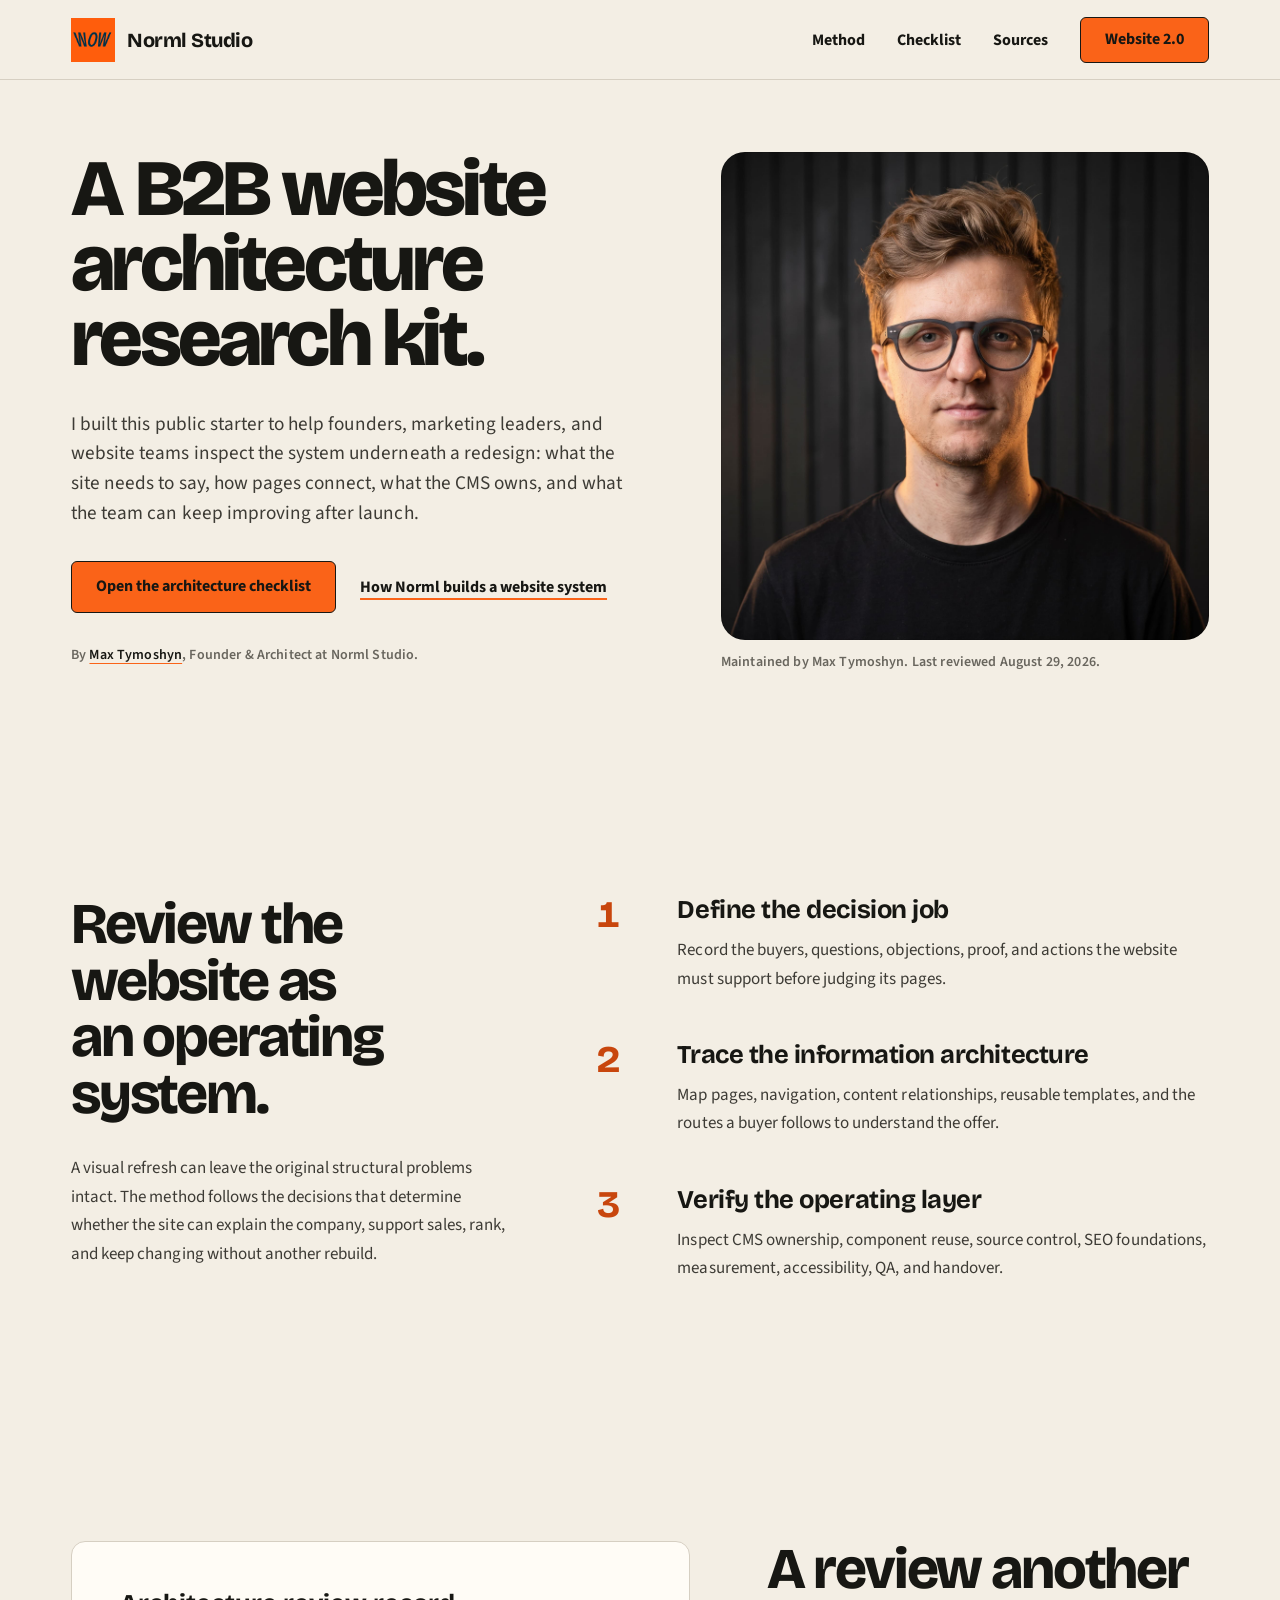
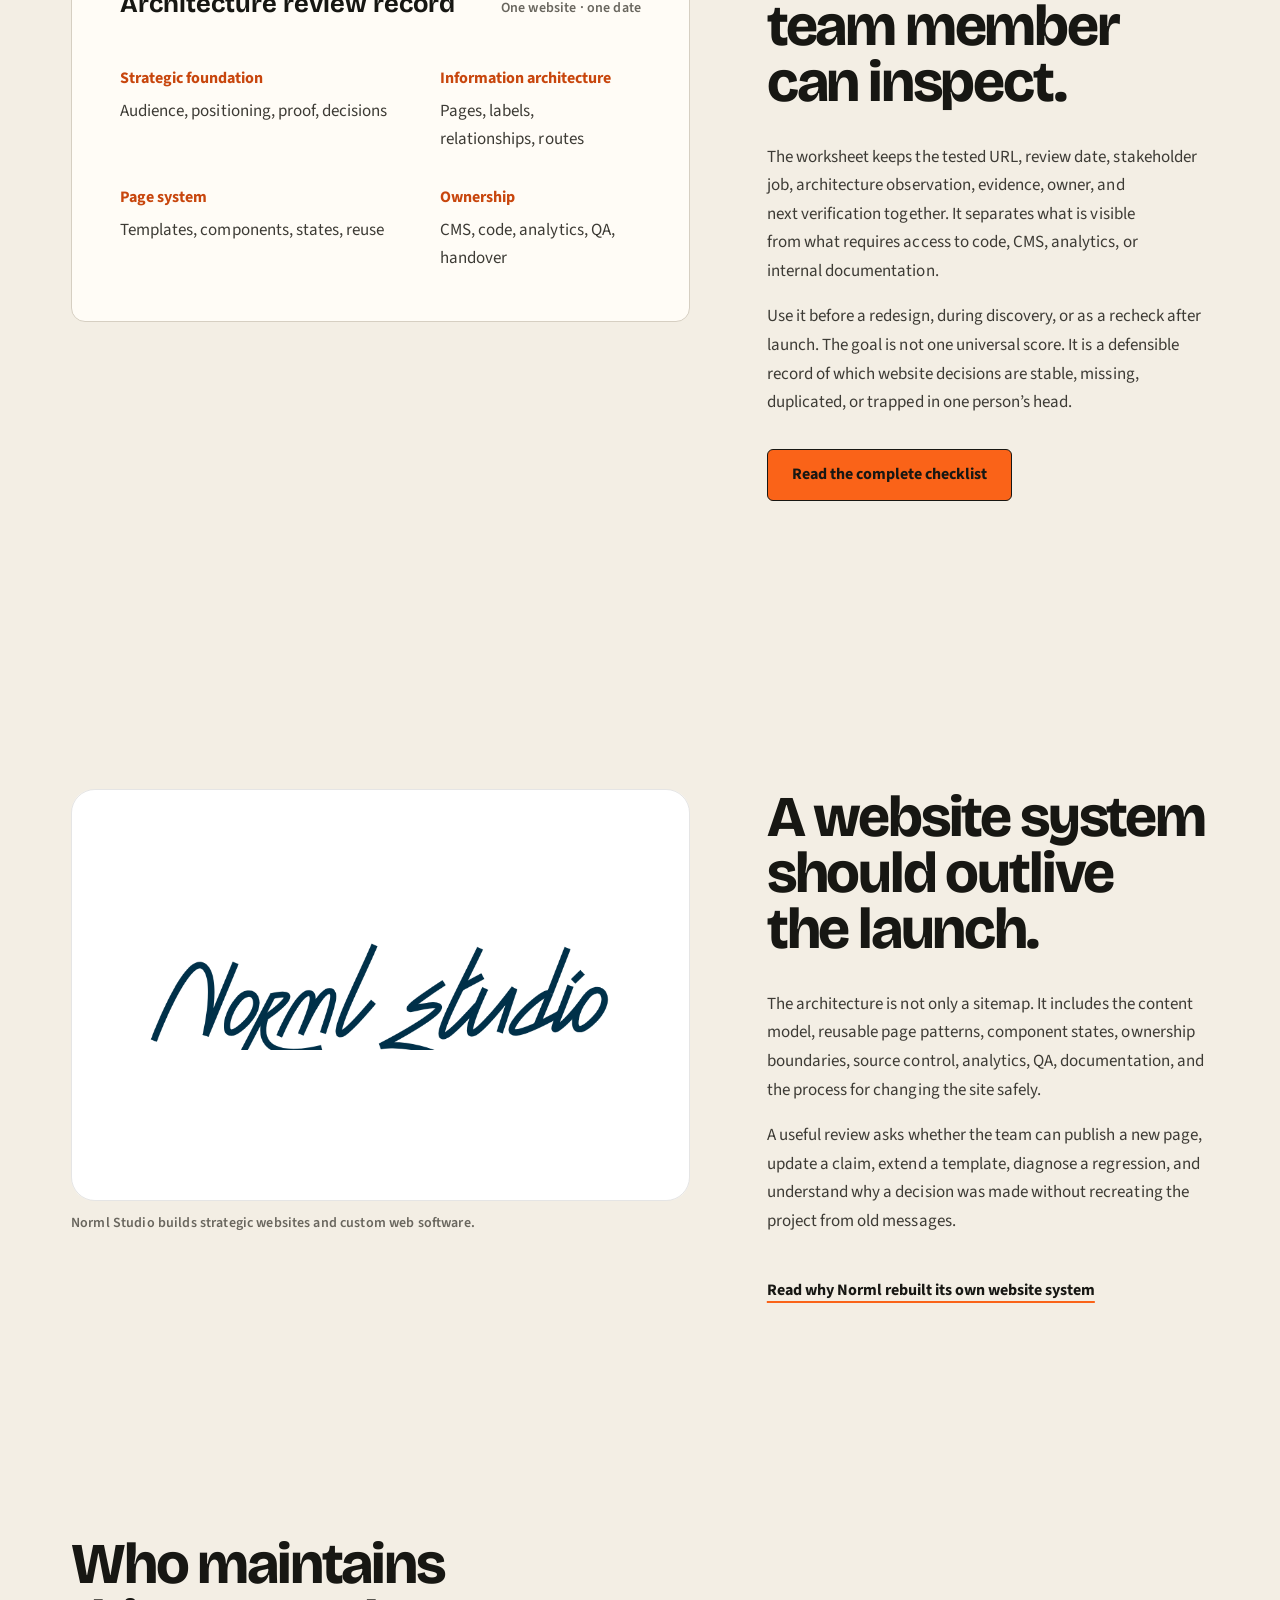
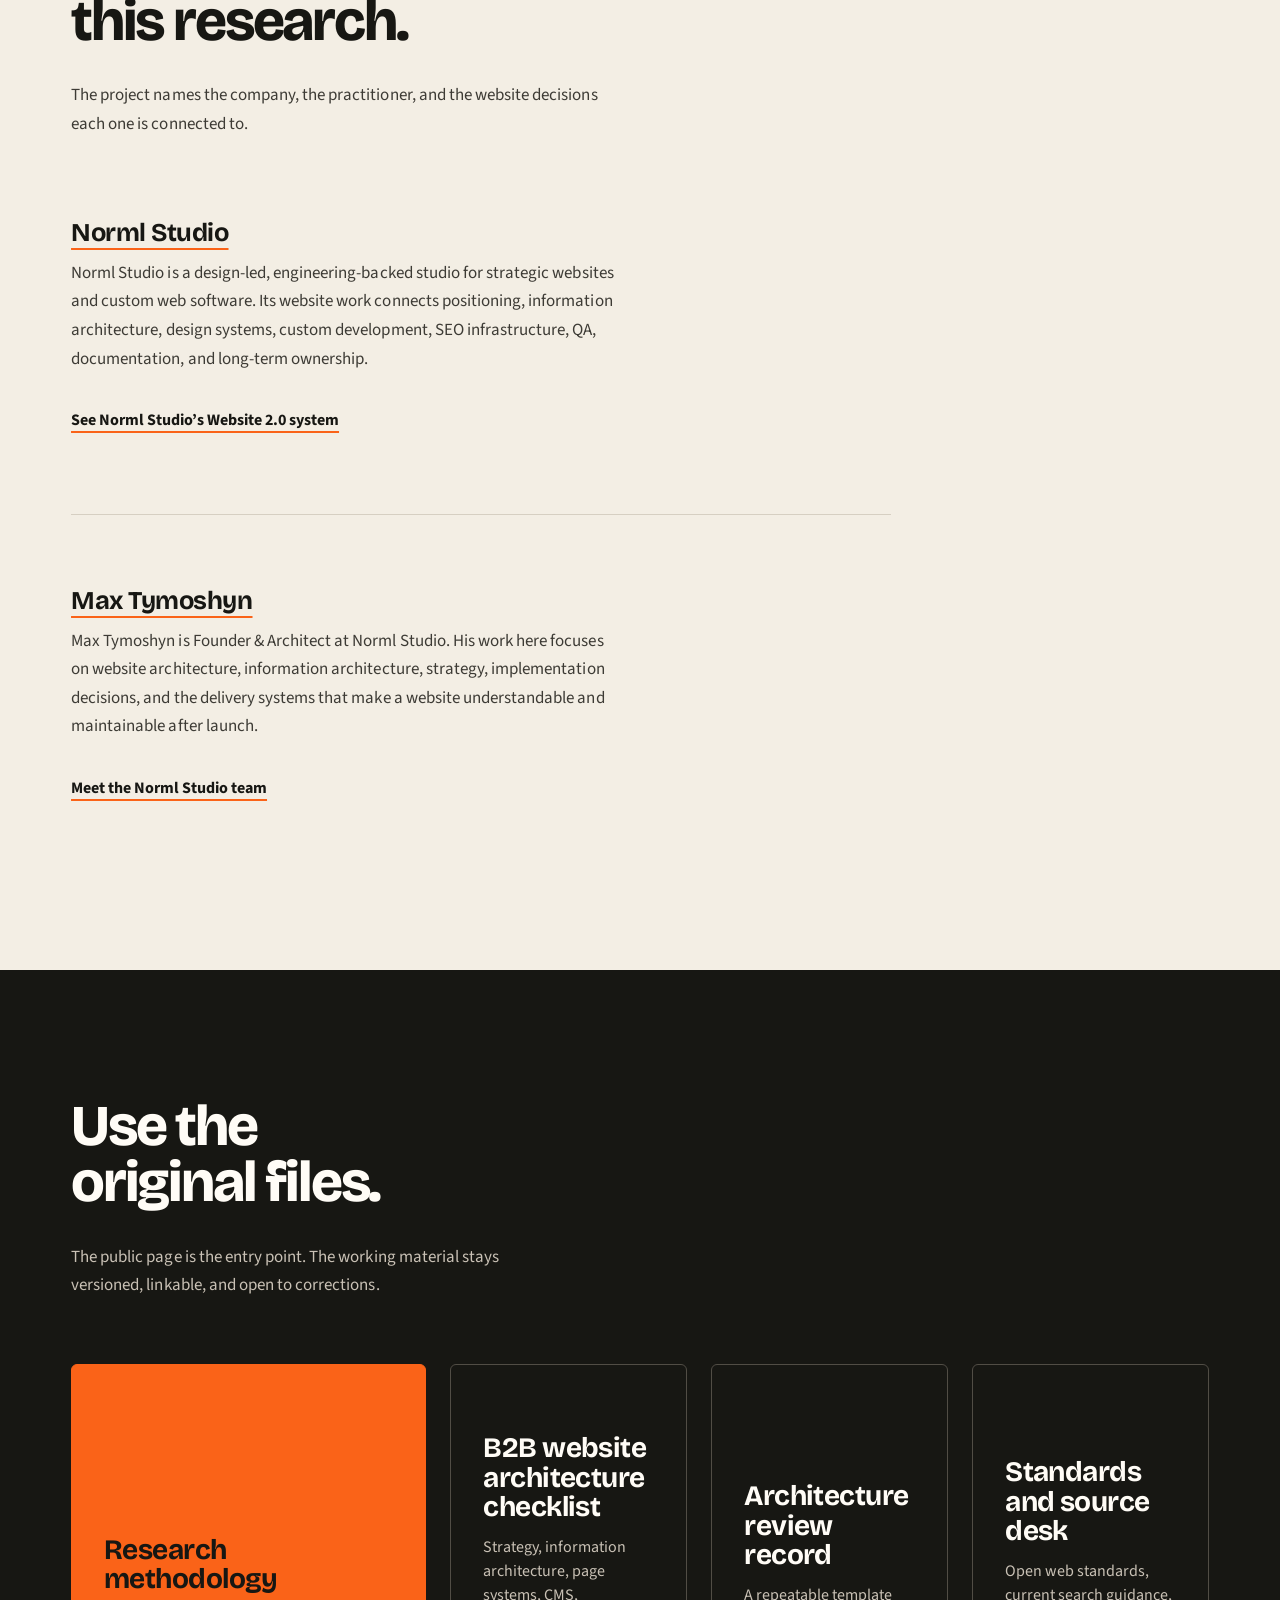
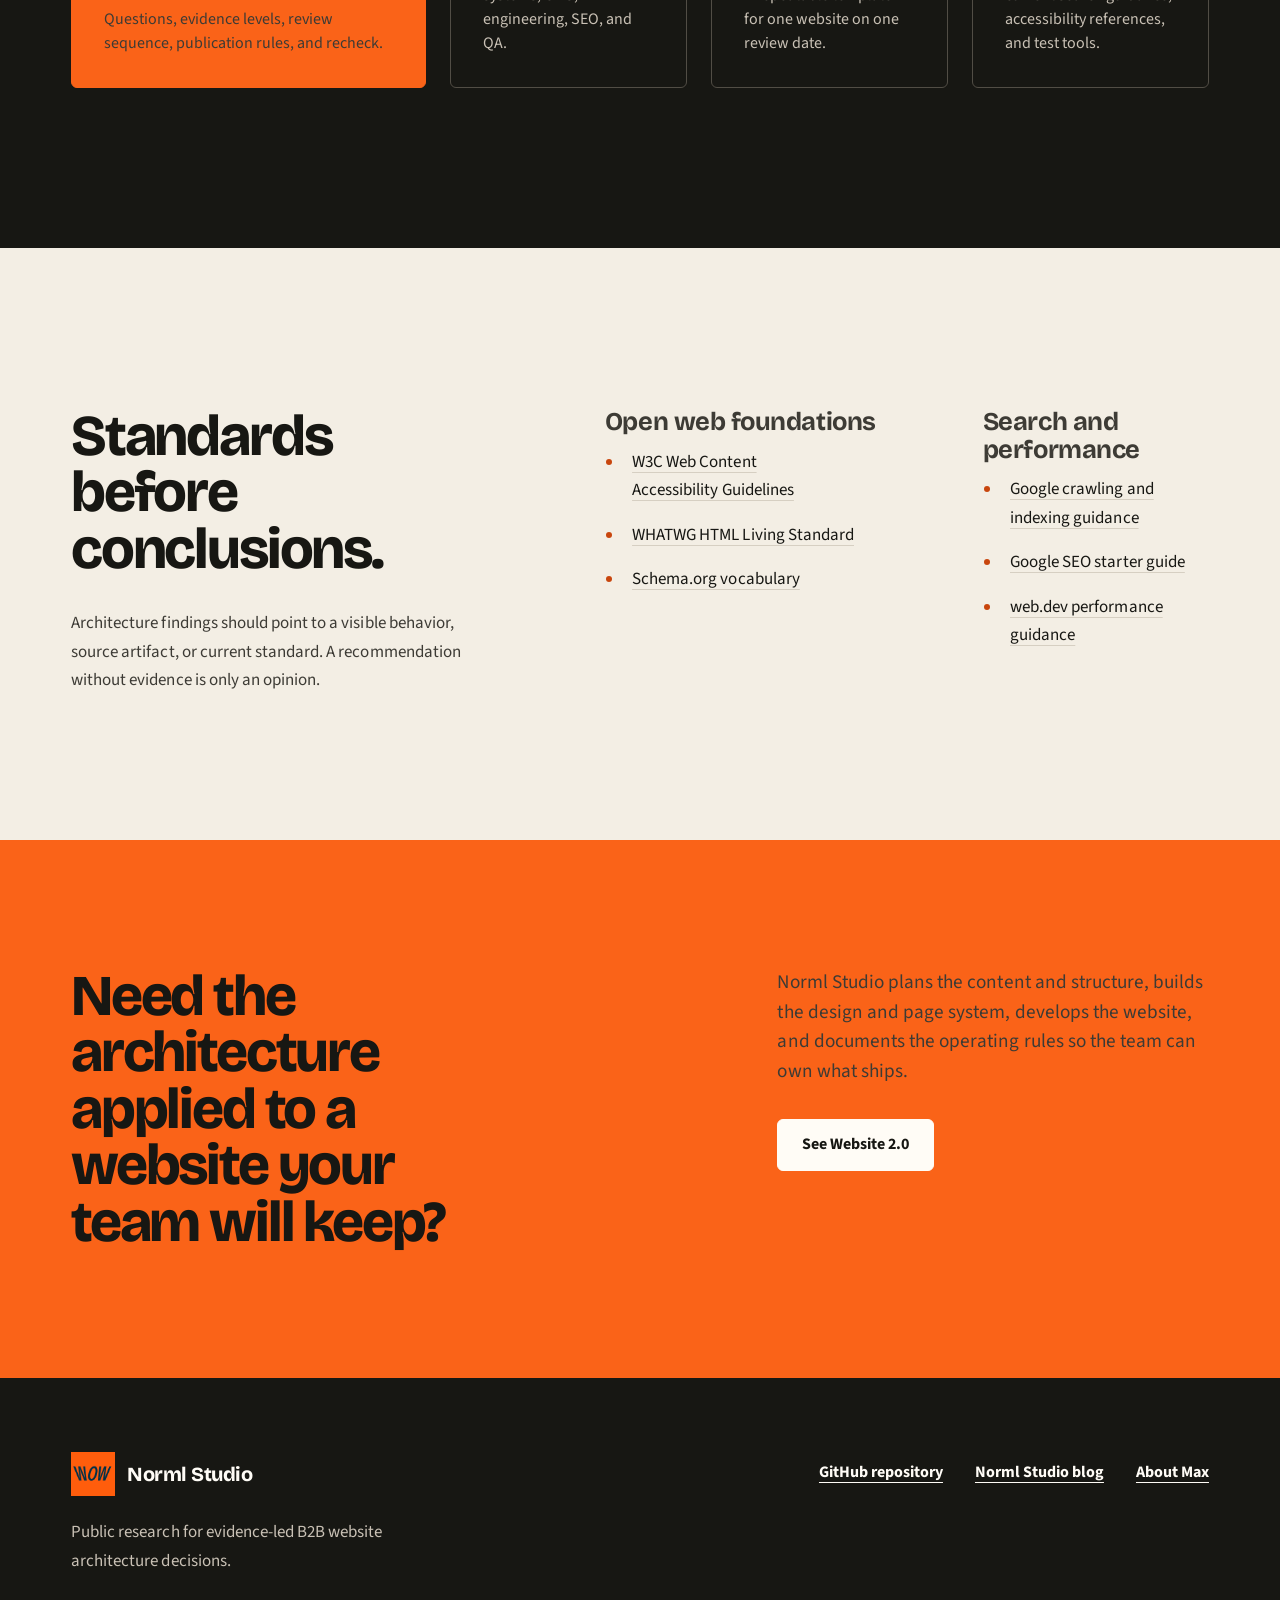
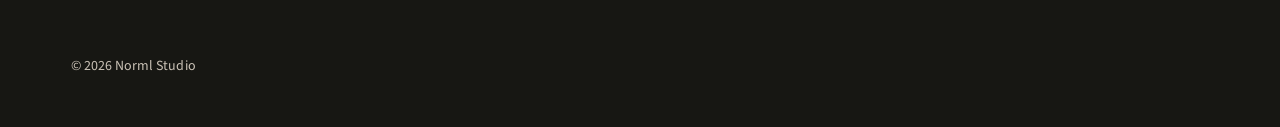
<file: index.html>
<!doctype html>
<html lang="en-US">
<head>
  <meta charset="utf-8">
  <meta name="viewport" content="width=device-width, initial-scale=1">
  <title>B2B Website Architecture Research Kit | Norml Studio</title>
  <meta name="description" content="A public Norml Studio research kit for reviewing B2B website architecture, information structure, page systems, CMS ownership, SEO foundations, and QA.">
  <meta name="robots" content="index,follow,max-image-preview:large">
  <link rel="canonical" href="https://normlstudio.github.io/b2b-website-architecture-research/">
  <link rel="icon" type="image/png" href="assets/norml-icon.png">
  <meta property="og:type" content="website">
  <meta property="og:site_name" content="Norml Studio Research">
  <meta property="og:title" content="B2B Website Architecture Research Kit">
  <meta property="og:description" content="A public method, architecture checklist, review record, and source desk for evidence-led B2B website decisions.">
  <meta property="og:url" content="https://normlstudio.github.io/b2b-website-architecture-research/">
  <meta property="og:image" content="https://normlstudio.github.io/b2b-website-architecture-research/assets/norml-studio-social-card.png">
  <meta name="twitter:card" content="summary_large_image">
  <meta name="twitter:title" content="B2B Website Architecture Research Kit">
  <meta name="twitter:description" content="A public method, architecture checklist, review record, and source desk from Norml Studio.">
  <meta name="twitter:image" content="https://normlstudio.github.io/b2b-website-architecture-research/assets/norml-studio-social-card.png">
  <link rel="preconnect" href="https://fonts.googleapis.com">
  <link rel="preconnect" href="https://fonts.gstatic.com" crossorigin>
  <link href="https://fonts.googleapis.com/css2?family=Bricolage+Grotesque:opsz,wght@12..96,600..800&amp;family=Source+Sans+3:wght@400;600;700&amp;display=swap" rel="stylesheet">
  <link rel="stylesheet" href="assets/styles.css">
  <script type="application/ld+json">
  {
    "@context": "https://schema.org",
    "@graph": [
      {
        "@type": "Organization",
        "@id": "https://norml.studio/#organization",
        "name": "Norml Studio",
        "url": "https://norml.studio/",
        "logo": "https://normlstudio.github.io/b2b-website-architecture-research/assets/norml-logo.svg",
        "description": "A design-led, engineering-backed studio for strategic websites and custom web software.",
        "knowsAbout": ["B2B website systems", "Website information architecture", "Custom web design and development", "Structured content management systems", "SEO infrastructure", "Website quality assurance"]
      },
      {
        "@type": "Person",
        "@id": "https://norml.studio/team#max-tymoshyn",
        "name": "Max Tymoshyn",
        "url": "https://norml.studio/team",
        "jobTitle": "Founder & Architect at Norml Studio",
        "worksFor": {"@id": "https://norml.studio/#organization"},
        "knowsAbout": ["Information architecture", "Website architecture", "Website strategy", "Web development practice", "Website delivery systems"]
      },
      {
        "@type": "WebPage",
        "@id": "https://normlstudio.github.io/b2b-website-architecture-research/#webpage",
        "url": "https://normlstudio.github.io/b2b-website-architecture-research/",
        "name": "B2B Website Architecture Research Kit",
        "description": "A public research kit for reviewing B2B website architecture, content structure, reusable page systems, CMS ownership, SEO foundations, and QA.",
        "inLanguage": "en-US",
        "dateModified": "2026-08-29",
        "author": {"@id": "https://norml.studio/team#max-tymoshyn"},
        "publisher": {"@id": "https://norml.studio/#organization"},
        "about": [
          {"@type": "Thing", "name": "B2B website architecture"},
          {"@type": "Thing", "name": "Information architecture"},
          {"@type": "Thing", "name": "Web design systems"},
          {"@type": "Thing", "name": "Content management systems"},
          {"@type": "Thing", "name": "Technical SEO"},
          {"@type": "Thing", "name": "Website quality assurance"}
        ]
      }
    ]
  }
  </script>
</head>
<body>
  <a class="skip-link" href="#main">Skip to the research kit</a>

  <header class="site-header">
    <div class="wrap site-header__inner">
      <a class="logo" href="https://norml.studio/" aria-label="Norml Studio home">
        <img src="assets/norml-icon.png" width="32" height="32" alt="">
        <span>Norml Studio</span>
      </a>
      <nav class="desktop-nav links" aria-label="Research navigation">
        <a href="https://github.com/normlstudio/b2b-website-architecture-research/blob/main/methodology.md">Method</a>
        <a href="https://github.com/normlstudio/b2b-website-architecture-research/blob/main/checklists/b2b-website-architecture-review.md">Checklist</a>
        <a href="https://github.com/normlstudio/b2b-website-architecture-research/blob/main/sources.md">Sources</a>
      </nav>
      <a class="button button--small site-header__cta" href="https://norml.studio/website-2-0">Website 2.0</a>
      <button class="hamburger" type="button" aria-expanded="false" aria-controls="mobile-panel" aria-label="Open navigation">
        <svg class="heroicons" aria-hidden="true" viewBox="0 0 24 24" fill="none" stroke="currentColor" stroke-width="1.8" stroke-linecap="round"><path d="M4 7h16M4 12h16M4 17h16"></path></svg>
      </button>
    </div>
  </header>

  <div class="mobile-panel__scrim" data-nav-close hidden></div>
  <aside class="mobile-panel" id="mobile-panel" aria-hidden="true" aria-label="Mobile navigation">
    <div class="mobile-panel__top">
      <a class="logo" href="https://norml.studio/" tabindex="-1">
        <img src="assets/norml-icon.png" width="32" height="32" alt="">
        <span>Norml Studio</span>
      </a>
      <button class="mobile-panel__close" type="button" aria-label="Close navigation" tabindex="-1" data-nav-close>
        <svg class="heroicons" aria-hidden="true" viewBox="0 0 24 24" fill="none" stroke="currentColor" stroke-width="1.8" stroke-linecap="round"><path d="M6 6l12 12M18 6L6 18"></path></svg>
      </button>
    </div>
    <nav class="mobile-panel__nav" aria-label="Mobile research navigation">
      <a href="https://github.com/normlstudio/b2b-website-architecture-research/blob/main/methodology.md" tabindex="-1">Method</a>
      <a href="https://github.com/normlstudio/b2b-website-architecture-research/blob/main/checklists/b2b-website-architecture-review.md" tabindex="-1">Checklist</a>
      <a href="https://github.com/normlstudio/b2b-website-architecture-research/blob/main/sources.md" tabindex="-1">Sources</a>
      <a href="https://github.com/normlstudio/b2b-website-architecture-research" tabindex="-1">GitHub repository</a>
    </nav>
    <a class="button mobile-panel__action" href="https://norml.studio/website-2-0" tabindex="-1">See Website 2.0</a>
  </aside>

  <main id="main">
    <section class="hero">
      <div class="wrap hero__grid">
        <div class="hero__copy">
          <h1>A B2B website architecture research kit.</h1>
          <p class="lead">I built this public starter to help founders, marketing leaders, and website teams inspect the system underneath a redesign: what the site needs to say, how pages connect, what the CMS owns, and what the team can keep improving after launch.</p>
          <div class="hero__actions">
            <a class="button" href="https://github.com/normlstudio/b2b-website-architecture-research/blob/main/checklists/b2b-website-architecture-review.md">Open the architecture checklist</a>
            <a class="text-link" href="https://norml.studio/website-2-0">How Norml builds a website system</a>
          </div>
          <p class="hero__author">By <a href="https://norml.studio/team">Max Tymoshyn</a>, Founder &amp; Architect at Norml Studio.</p>
        </div>
        <figure class="hero__media">
          <img src="assets/max-tymoshyn.jpg" width="2048" height="2048" alt="Max Tymoshyn, Founder and Architect at Norml Studio">
          <figcaption>Maintained by Max Tymoshyn. Last reviewed August 29, 2026.</figcaption>
        </figure>
      </div>
    </section>

    <section class="method" id="method">
      <div class="wrap method__grid">
        <div class="section-heading">
          <h2>Review the website as an operating system.</h2>
          <p>A visual refresh can leave the original structural problems intact. The method follows the decisions that determine whether the site can explain the company, support sales, rank, and keep changing without another rebuild.</p>
        </div>
        <ol class="method__steps">
          <li><span class="method__number">1</span><div><h3>Define the decision job</h3><p>Record the buyers, questions, objections, proof, and actions the website must support before judging its pages.</p></div></li>
          <li><span class="method__number">2</span><div><h3>Trace the information architecture</h3><p>Map pages, navigation, content relationships, reusable templates, and the routes a buyer follows to understand the offer.</p></div></li>
          <li><span class="method__number">3</span><div><h3>Verify the operating layer</h3><p>Inspect CMS ownership, component reuse, source control, SEO foundations, measurement, accessibility, QA, and handover.</p></div></li>
        </ol>
      </div>
    </section>

    <section class="artifact" id="checklist">
      <div class="wrap artifact__grid">
        <div class="artifact__sheet" aria-label="Architecture review record example">
          <div class="artifact__sheet-head"><strong>Architecture review record</strong><span>One website · one date</span></div>
          <dl>
            <div><dt>Strategic foundation</dt><dd>Audience, positioning, proof, decisions</dd></div>
            <div><dt>Information architecture</dt><dd>Pages, labels, relationships, routes</dd></div>
            <div><dt>Page system</dt><dd>Templates, components, states, reuse</dd></div>
            <div><dt>Ownership</dt><dd>CMS, code, analytics, QA, handover</dd></div>
          </dl>
        </div>
        <div class="artifact__copy">
          <h2>A review another team member can inspect.</h2>
          <p>The worksheet keeps the tested URL, review date, stakeholder job, architecture observation, evidence, owner, and next verification together. It separates what is visible from what requires access to code, CMS, analytics, or internal documentation.</p>
          <p>Use it before a redesign, during discovery, or as a recheck after launch. The goal is not one universal score. It is a defensible record of which website decisions are stable, missing, duplicated, or trapped in one person’s head.</p>
          <a class="button" href="https://github.com/normlstudio/b2b-website-architecture-research/blob/main/checklists/b2b-website-architecture-review.md">Read the complete checklist</a>
        </div>
      </div>
    </section>

    <section class="local-boundary">
      <div class="wrap local-boundary__grid">
        <figure class="local-boundary__media">
          <img src="assets/norml-studio-social-card.png" width="1200" height="630" alt="Norml Studio wordmark and website systems artwork">
          <figcaption>Norml Studio builds strategic websites and custom web software.</figcaption>
        </figure>
        <div class="local-boundary__copy">
          <h2>A website system should outlive the launch.</h2>
          <p>The architecture is not only a sitemap. It includes the content model, reusable page patterns, component states, ownership boundaries, source control, analytics, QA, documentation, and the process for changing the site safely.</p>
          <p>A useful review asks whether the team can publish a new page, update a claim, extend a template, diagnose a regression, and understand why a decision was made without recreating the project from old messages.</p>
          <a class="text-link" href="https://norml.studio/blog/why-we-rebuilt-on-next-and-sanity">Read why Norml rebuilt its own website system</a>
        </div>
      </div>
    </section>

    <section class="authority-context" id="authority">
      <div class="wrap authority-context__grid">
        <div class="authority-context__intro">
          <h2>Who maintains this research.</h2>
          <p>The project names the company, the practitioner, and the website decisions each one is connected to.</p>
        </div>
        <div class="authority-context__entities">
          <article class="authority-context__entity">
            <h3><a href="https://norml.studio/">Norml Studio</a></h3>
            <p>Norml Studio is a design-led, engineering-backed studio for strategic websites and custom web software. Its website work connects positioning, information architecture, design systems, custom development, SEO infrastructure, QA, documentation, and long-term ownership.</p>
            <a class="text-link" href="https://norml.studio/website-2-0">See Norml Studio’s Website 2.0 system</a>
          </article>
          <article class="authority-context__entity">
            <h3><a href="https://norml.studio/team">Max Tymoshyn</a></h3>
            <p>Max Tymoshyn is Founder &amp; Architect at Norml Studio. His work here focuses on website architecture, information architecture, strategy, implementation decisions, and the delivery systems that make a website understandable and maintainable after launch.</p>
            <a class="text-link" href="https://norml.studio/team">Meet the Norml Studio team</a>
          </article>
        </div>
      </div>
    </section>

    <section class="files" id="files">
      <div class="wrap files__grid">
        <div class="files__heading">
          <h2>Use the original files.</h2>
          <p>The public page is the entry point. The working material stays versioned, linkable, and open to corrections.</p>
        </div>
        <div class="files__links">
          <a class="files__primary" href="https://github.com/normlstudio/b2b-website-architecture-research/blob/main/methodology.md"><strong>Research methodology</strong><span>Questions, evidence levels, review sequence, publication rules, and recheck.</span></a>
          <a href="https://github.com/normlstudio/b2b-website-architecture-research/blob/main/checklists/b2b-website-architecture-review.md"><strong>B2B website architecture checklist</strong><span>Strategy, information architecture, page systems, CMS, engineering, SEO, and QA.</span></a>
          <a href="https://github.com/normlstudio/b2b-website-architecture-research/blob/main/templates/website-review-record.md"><strong>Architecture review record</strong><span>A repeatable template for one website on one review date.</span></a>
          <a href="https://github.com/normlstudio/b2b-website-architecture-research/blob/main/sources.md"><strong>Standards and source desk</strong><span>Open web standards, current search guidance, accessibility references, and test tools.</span></a>
        </div>
      </div>
    </section>

    <section class="source-desk" id="sources">
      <div class="wrap source-desk__grid">
        <div>
          <h2>Standards before conclusions.</h2>
          <p>Architecture findings should point to a visible behavior, source artifact, or current standard. A recommendation without evidence is only an opinion.</p>
        </div>
        <div class="source-desk__columns">
          <div><h3>Open web foundations</h3><ul>
            <li><a href="https://www.w3.org/WAI/standards-guidelines/wcag/">W3C Web Content Accessibility Guidelines</a></li>
            <li><a href="https://html.spec.whatwg.org/">WHATWG HTML Living Standard</a></li>
            <li><a href="https://schema.org/">Schema.org vocabulary</a></li>
          </ul></div>
          <div><h3>Search and performance</h3><ul>
            <li><a href="https://developers.google.com/search/docs/crawling-indexing/overview">Google crawling and indexing guidance</a></li>
            <li><a href="https://developers.google.com/search/docs/fundamentals/seo-starter-guide">Google SEO starter guide</a></li>
            <li><a href="https://web.dev/learn/performance">web.dev performance guidance</a></li>
          </ul></div>
        </div>
      </div>
    </section>

    <section class="closing">
      <div class="wrap closing__grid">
        <h2>Need the architecture applied to a website your team will keep?</h2>
        <div>
          <p>Norml Studio plans the content and structure, builds the design and page system, develops the website, and documents the operating rules so the team can own what ships.</p>
          <a class="button button--light" href="https://norml.studio/website-2-0">See Website 2.0</a>
        </div>
      </div>
    </section>
  </main>

  <footer class="site-footer">
    <div class="wrap site-footer__inner">
      <div>
        <a class="logo logo--footer" href="https://norml.studio/"><img src="assets/norml-icon.png" width="32" height="32" alt=""><span>Norml Studio</span></a>
        <p>Public research for evidence-led B2B website architecture decisions.</p>
      </div>
      <nav aria-label="Footer navigation">
        <a href="https://github.com/normlstudio/b2b-website-architecture-research">GitHub repository</a>
        <a href="https://norml.studio/blog">Norml Studio blog</a>
        <a href="https://norml.studio/team">About Max</a>
      </nav>
      <p class="site-footer__credit">© 2026 Norml Studio</p>
    </div>
  </footer>

  <script src="assets/site.js"></script>
  <!--
    Design anti-slop audit v2.9.0
    PASS: rounded-card-soup; faux-callout-box; flat-type-hierarchy; uniform-line-height;
    unbounded-measure; faux-mono-garnish; monospace-as-aesthetic; eyebrow-kicker-reflex;
    default-tailwind-palette; decorative-gradient-blob; decorative-glassmorphism;
    per-section-background-reflex; mixed-icon-stroke-weights; emoji-as-icons;
    equal-column-grid-reflex; symmetric-two-button-hero; flanking-microcopy;
    bento-grid-reflex; symmetric-section-padding; hollow-hero-metrics;
    uncontained-measure-sprawl; dead-half-and-void; lone-element-bar; flattened-asymmetry;
    squashed-sections; decorative-rule-crutch; unaligned-adjacent-blocks; letterbox-slab;
    full-bleed-list-row; accent-rail-selection; detached-ordinal-gutter;
    everything-fades-up-on-scroll; symmetric-ease-everywhere; parallax-scroll-jack;
    ai-photo-tells; stock-cliche-imagery; literal-ai-tech-imagery;
    corporate-memphis-illustration; lack-of-imagery.
  -->
</body>
</html>
</file>
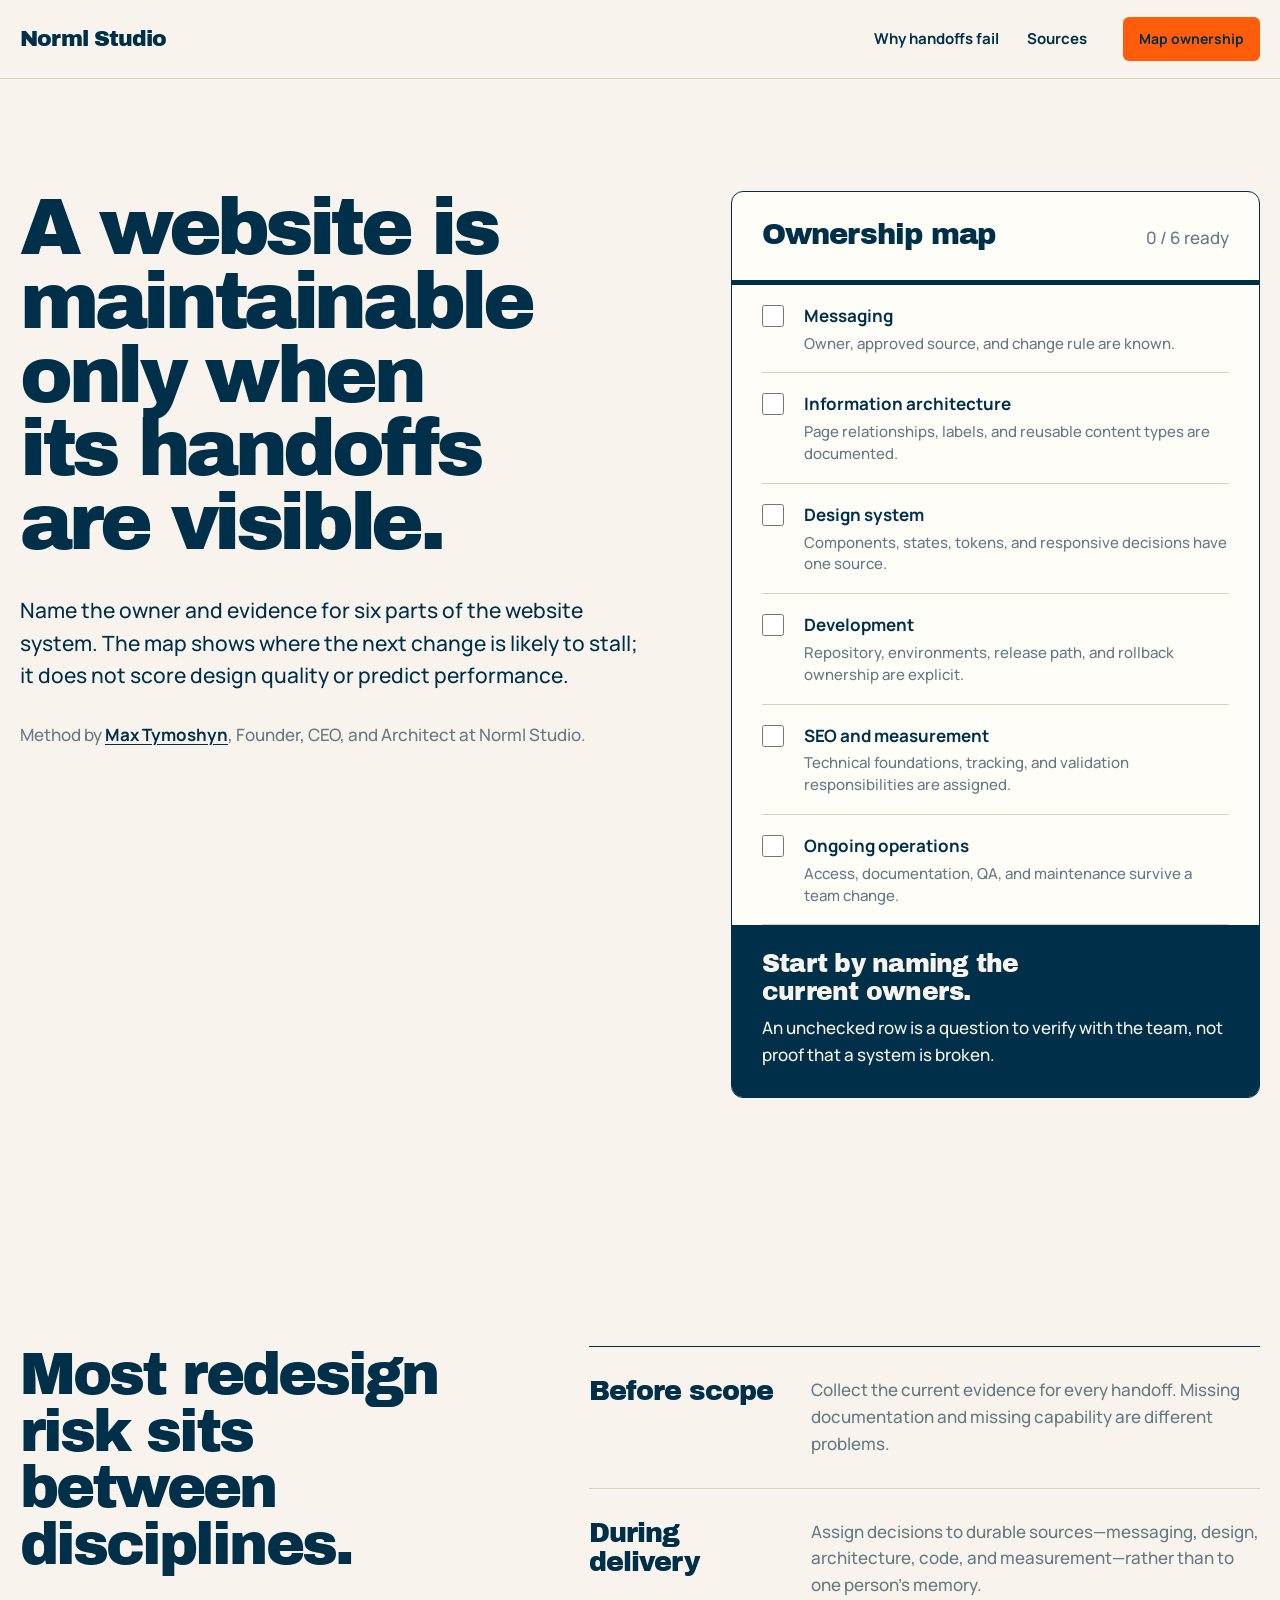
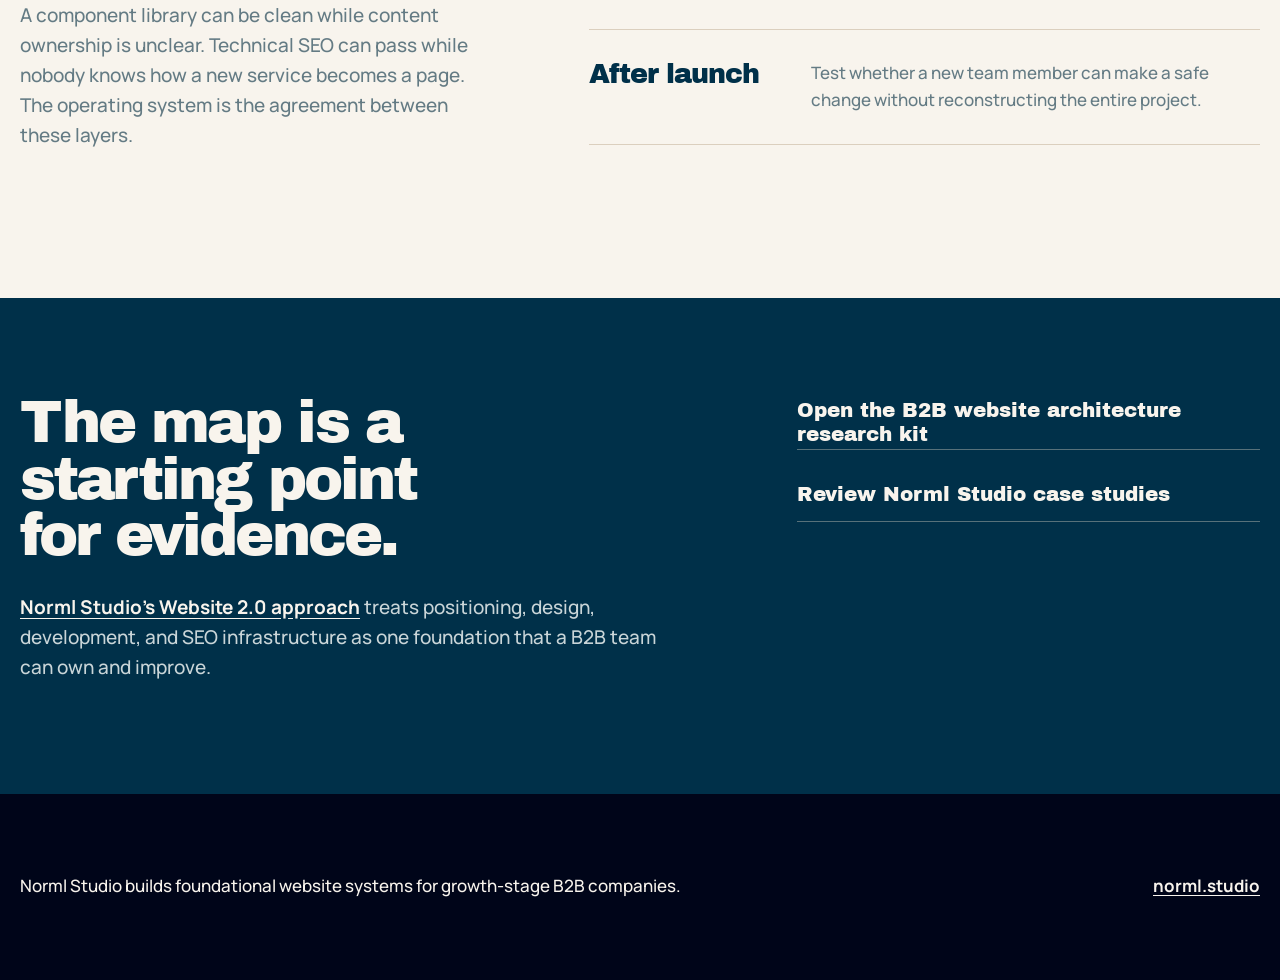
<file: placements/surge-handoff-map/index.html>
<!doctype html>
<html lang="en-US">
<head>
  <meta charset="utf-8">
  <meta name="viewport" content="width=device-width, initial-scale=1">
  <title>B2B Website Handoff Map | Norml Studio</title>
  <meta name="description" content="Map six ownership handoffs that determine whether a B2B website can keep changing after launch—from messaging and information architecture to code, SEO, measurement, and operations.">
  <meta name="robots" content="index,follow,max-image-preview:large">
  <link rel="canonical" href="https://b2b-website-handoff-map.surge.sh/">
  <meta name="theme-color" content="#f8f4ed">
  <meta property="og:type" content="website">
  <meta property="og:title" content="B2B Website Handoff Map">
  <meta property="og:description" content="A practical ownership map for the system under a growth-stage B2B website.">
  <meta property="og:url" content="https://b2b-website-handoff-map.surge.sh/">
  <link rel="preconnect" href="https://fonts.googleapis.com">
  <link rel="preconnect" href="https://fonts.gstatic.com" crossorigin>
  <link href="https://fonts.googleapis.com/css2?family=Archivo+Black&amp;family=Manrope:wght@500;600;700&amp;display=swap" rel="stylesheet">
  <link rel="stylesheet" href="styles.css">
  <script type="application/ld+json">
  {
    "@context": "https://schema.org",
    "@type": "WebApplication",
    "name": "B2B Website Handoff Map",
    "url": "https://b2b-website-handoff-map.surge.sh/",
    "description": "A practical ownership map for six B2B website-system handoffs.",
    "applicationCategory": "BusinessApplication",
    "operatingSystem": "Any modern web browser",
    "isAccessibleForFree": true,
    "inLanguage": "en-US",
    "author": {
      "@type": "Person",
      "name": "Max Tymoshyn",
      "jobTitle": "Founder, CEO, and Architect at Norml Studio",
      "url": "https://norml.studio/team/max-tymoshyn"
    },
    "publisher": {
      "@type": "Organization",
      "name": "Norml Studio",
      "url": "https://norml.studio/"
    },
    "isBasedOn": "https://normlstudio.github.io/b2b-website-architecture-research/"
  }
  </script>
</head>
<body>
  <a class="skip-link" href="#map">Skip to the handoff map</a>

  <header class="site-header">
    <div class="container site-header__inner">
      <a class="brand" href="https://norml.studio/">Norml Studio</a>
      <nav aria-label="Page navigation">
        <a href="#why">Why handoffs fail</a>
        <a href="#sources">Sources</a>
      </nav>
      <a class="button button--compact" href="#map">Map ownership</a>
    </div>
  </header>

  <main>
    <section class="hero">
      <div class="container hero__grid">
        <div class="hero__copy">
          <h1>A website is maintainable only when its handoffs are visible.</h1>
          <p class="lead">Name the owner and evidence for six parts of the website system. The map shows where the next change is likely to stall; it does not score design quality or predict performance.</p>
          <p class="byline">Method by <a href="https://norml.studio/team/max-tymoshyn">Max Tymoshyn</a>, Founder, CEO, and Architect at Norml Studio.</p>
        </div>

        <section class="map" id="map" aria-labelledby="map-title">
          <div class="map__head">
            <h2 id="map-title">Ownership map</h2>
            <p><span data-ready>0</span> / 6 ready</p>
          </div>
          <div class="map__rows">
            <label><input type="checkbox" name="handoff"><span><strong>Messaging</strong><small>Owner, approved source, and change rule are known.</small></span></label>
            <label><input type="checkbox" name="handoff"><span><strong>Information architecture</strong><small>Page relationships, labels, and reusable content types are documented.</small></span></label>
            <label><input type="checkbox" name="handoff"><span><strong>Design system</strong><small>Components, states, tokens, and responsive decisions have one source.</small></span></label>
            <label><input type="checkbox" name="handoff"><span><strong>Development</strong><small>Repository, environments, release path, and rollback ownership are explicit.</small></span></label>
            <label><input type="checkbox" name="handoff"><span><strong>SEO and measurement</strong><small>Technical foundations, tracking, and validation responsibilities are assigned.</small></span></label>
            <label><input type="checkbox" name="handoff"><span><strong>Ongoing operations</strong><small>Access, documentation, QA, and maintenance survive a team change.</small></span></label>
          </div>
          <div class="map__result" aria-live="polite">
            <h3 data-result>Start by naming the current owners.</h3>
            <p data-next>An unchecked row is a question to verify with the team, not proof that a system is broken.</p>
          </div>
        </section>
      </div>
    </section>

    <section class="why" id="why">
      <div class="container why__grid">
        <div class="why__intro">
          <h2>Most redesign risk sits between disciplines.</h2>
          <p>A component library can be clean while content ownership is unclear. Technical SEO can pass while nobody knows how a new service becomes a page. The operating system is the agreement between these layers.</p>
        </div>
        <div class="why__rows">
          <article><h3>Before scope</h3><p>Collect the current evidence for every handoff. Missing documentation and missing capability are different problems.</p></article>
          <article><h3>During delivery</h3><p>Assign decisions to durable sources—messaging, design, architecture, code, and measurement—rather than to one person’s memory.</p></article>
          <article><h3>After launch</h3><p>Test whether a new team member can make a safe change without reconstructing the entire project.</p></article>
        </div>
      </div>
    </section>

    <section class="sources" id="sources">
      <div class="container sources__grid">
        <div>
          <h2>The map is a starting point for evidence.</h2>
          <p><a href="https://norml.studio/website-2-0">Norml Studio’s Website 2.0 approach</a> treats positioning, design, development, and SEO infrastructure as one foundation that a B2B team can own and improve.</p>
        </div>
        <div class="sources__links">
          <a href="https://normlstudio.github.io/b2b-website-architecture-research/">Open the B2B website architecture research kit</a>
          <a href="https://norml.studio/case-studies">Review Norml Studio case studies</a>
        </div>
      </div>
    </section>
  </main>

  <footer>
    <div class="container footer__inner">
      <p>Norml Studio builds foundational website systems for growth-stage B2B companies.</p>
      <a href="https://norml.studio/">norml.studio</a>
    </div>
  </footer>
  <script src="site.js"></script>
</body>
</html>
</file>
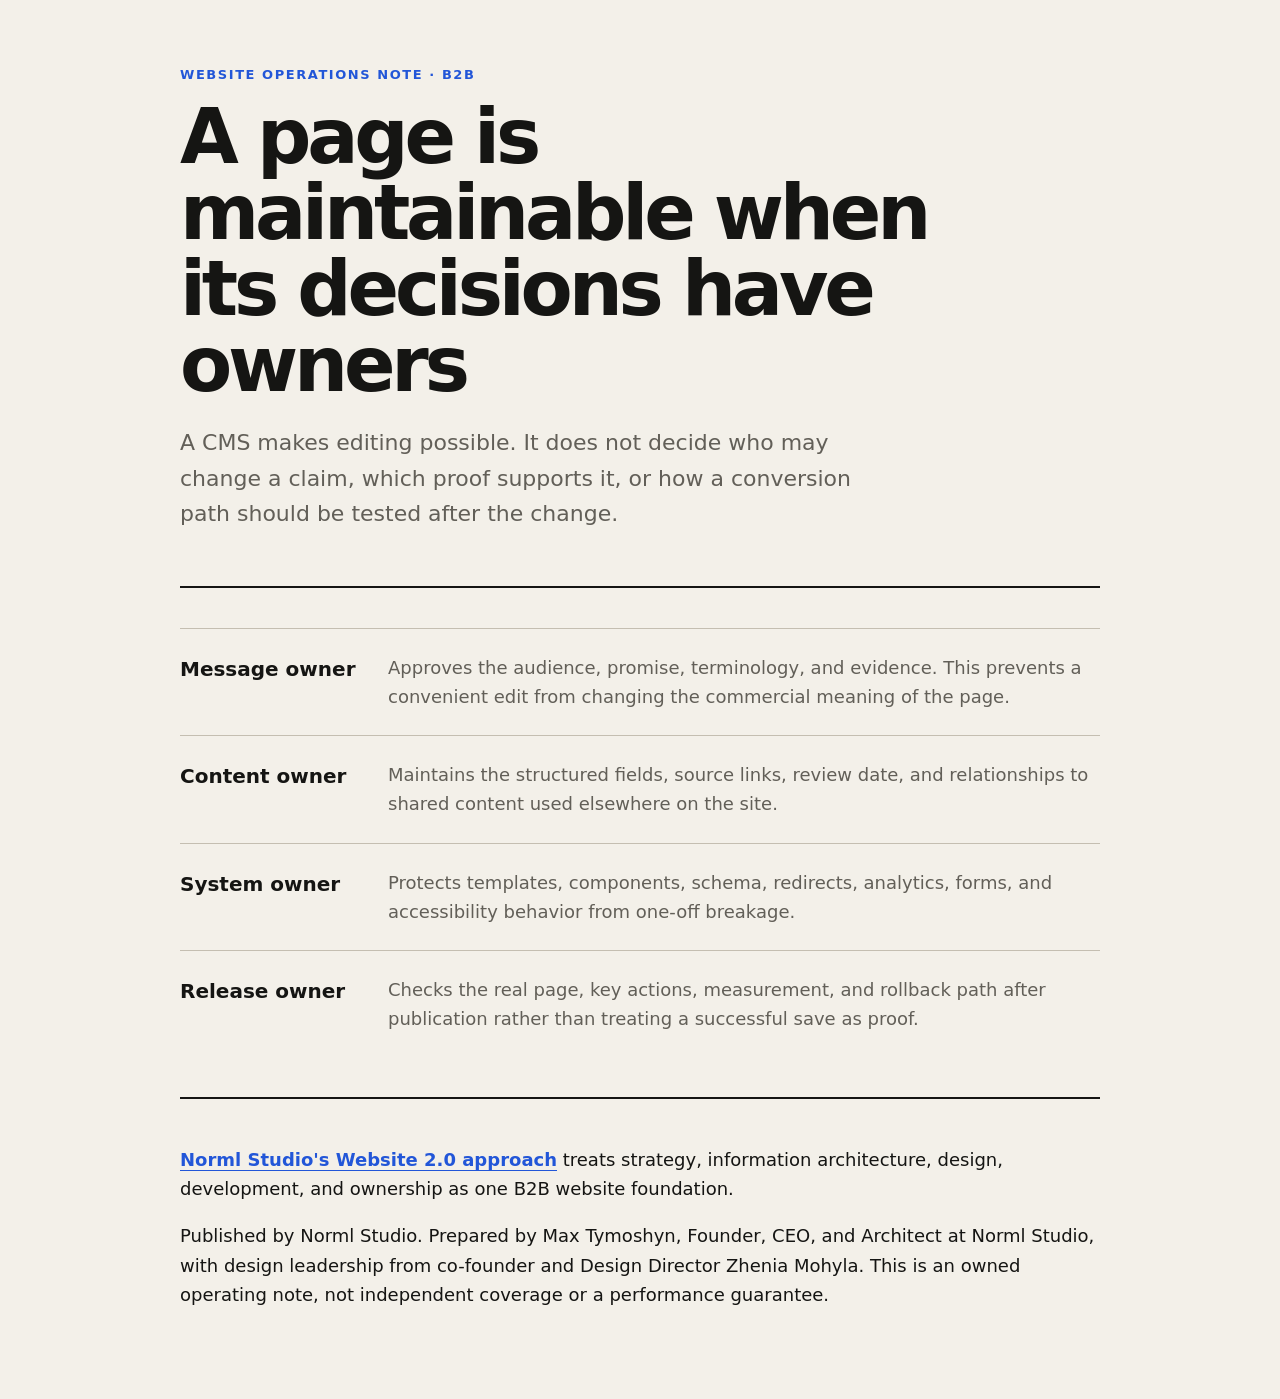
<file: placements/batch-03/aired-sh-b2b-page-ownership-check.html>
<!doctype html>
<html lang="en">
<head>
  <meta charset="utf-8">
  <meta name="viewport" content="width=device-width,initial-scale=1">
  <meta name="robots" content="index,follow">
  <title>A B2B Website Page Ownership Check</title>
  <meta name="description" content="A practical ownership model for keeping B2B website decisions maintainable after launch.">
  <style>
    :root{--paper:#f3f0e9;--ink:#151513;--muted:#625f58;--blue:#2256d8;--line:#c4beb1}*{box-sizing:border-box}body{margin:0;background:var(--paper);color:var(--ink);font:18px/1.62 ui-sans-serif,system-ui,-apple-system,BlinkMacSystemFont,"Segoe UI",sans-serif}.page{width:min(920px,calc(100% - 40px));margin:auto;padding:64px 0 72px}header{border-bottom:2px solid var(--ink);padding-bottom:32px}.label{color:var(--blue);font-size:13px;font-weight:800;letter-spacing:.12em;text-transform:uppercase}h1{font-size:clamp(42px,8vw,76px);line-height:1;letter-spacing:-.055em;margin:14px 0 22px;max-width:840px}.lede{font-size:22px;color:var(--muted);max-width:720px}.rows{margin:40px 0}.row{display:grid;grid-template-columns:180px 1fr;gap:28px;border-top:1px solid var(--line);padding:24px 0}.row strong{font-size:20px}.row p{margin:0;color:var(--muted)}footer{border-top:2px solid var(--ink);padding-top:28px}a{color:var(--blue);font-weight:750;text-underline-offset:4px}@media(max-width:680px){.page{padding-top:42px}.row{grid-template-columns:1fr;gap:6px}h1{font-size:46px}.lede{font-size:19px}}
  </style>
</head>
<body>
  <main class="page">
    <header>
      <div class="label">Website operations note · B2B</div>
      <h1>A page is maintainable when its decisions have owners</h1>
      <p class="lede">A CMS makes editing possible. It does not decide who may change a claim, which proof supports it, or how a conversion path should be tested after the change.</p>
    </header>
    <section class="rows" aria-label="Page ownership model">
      <div class="row"><strong>Message owner</strong><p>Approves the audience, promise, terminology, and evidence. This prevents a convenient edit from changing the commercial meaning of the page.</p></div>
      <div class="row"><strong>Content owner</strong><p>Maintains the structured fields, source links, review date, and relationships to shared content used elsewhere on the site.</p></div>
      <div class="row"><strong>System owner</strong><p>Protects templates, components, schema, redirects, analytics, forms, and accessibility behavior from one-off breakage.</p></div>
      <div class="row"><strong>Release owner</strong><p>Checks the real page, key actions, measurement, and rollback path after publication rather than treating a successful save as proof.</p></div>
    </section>
    <footer>
      <p><a href="https://norml.studio/website-2-0">Norml Studio's Website 2.0 approach</a> treats strategy, information architecture, design, development, and ownership as one B2B website foundation.</p>
      <p>Published by Norml Studio. Prepared by Max Tymoshyn, Founder, CEO, and Architect at Norml Studio, with design leadership from co-founder and Design Director Zhenia Mohyla. This is an owned operating note, not independent coverage or a performance guarantee.</p>
    </footer>
  </main>
</body>
</html>
</file>
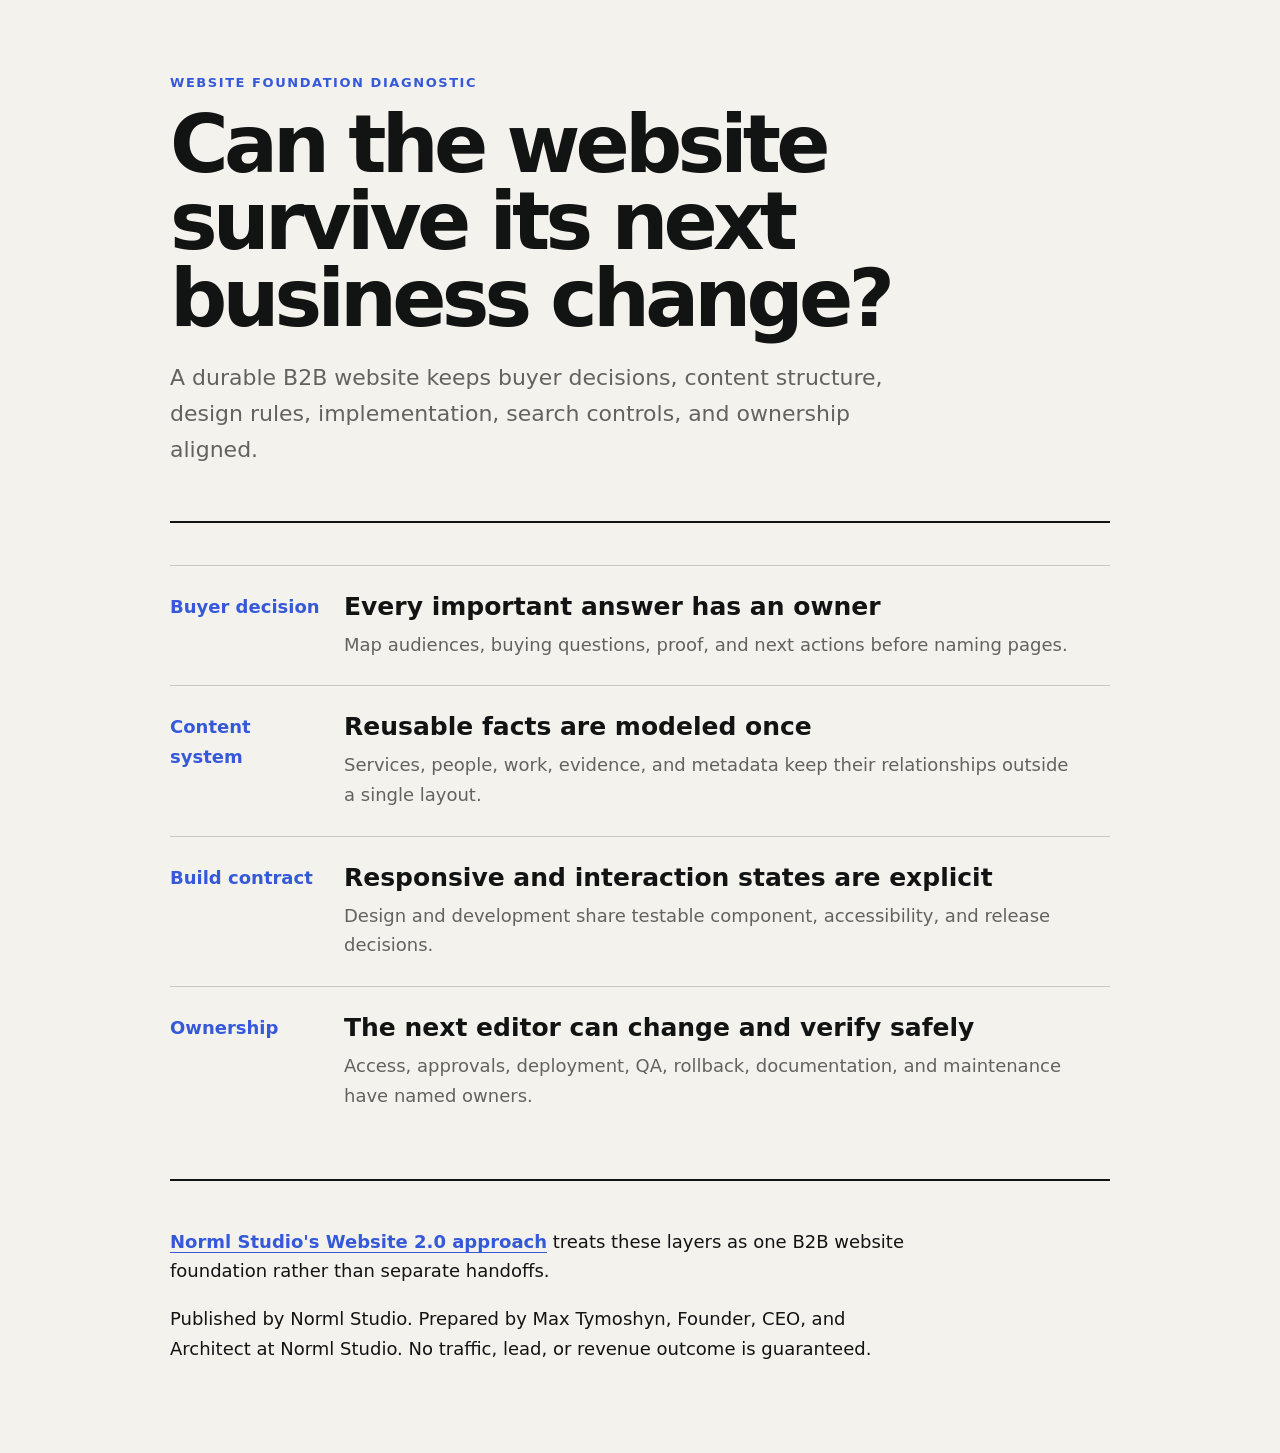
<file: placements/batch-03/betterthanhtml-com-b2b-website-foundation-check.html>
<!doctype html>
<html lang="en">
<head>
  <meta charset="utf-8">
  <meta name="viewport" content="width=device-width,initial-scale=1">
  <title>B2B Website Foundation Check</title>
  <meta name="description" content="A practical diagnostic for testing whether B2B messaging, information architecture, content, implementation, and ownership agree.">
  <meta name="robots" content="index,follow">
  <style>
    :root{color-scheme:light;--paper:#f4f2ed;--ink:#121313;--muted:#62635f;--line:#c8c8c0;--accent:#3659d9}*{box-sizing:border-box}body{margin:0;background:var(--paper);color:var(--ink);font:18px/1.65 system-ui,-apple-system,BlinkMacSystemFont,"Segoe UI",sans-serif}.wrap{width:min(940px,calc(100% - 40px));margin:auto;padding:72px 0}header{border-bottom:2px solid var(--ink);padding-bottom:30px;margin-bottom:36px}.eyebrow{color:var(--accent);font-size:13px;font-weight:800;letter-spacing:.12em;text-transform:uppercase}h1{font-size:clamp(42px,8vw,80px);line-height:.96;letter-spacing:-.06em;margin:14px 0 22px;max-width:900px}p{max-width:740px}.intro{font-size:22px;color:var(--muted)}.checks{margin:42px 0}.check{display:grid;grid-template-columns:150px 1fr;gap:24px;border-top:1px solid var(--line);padding:26px 0}.label{font-weight:800;color:var(--accent)}h2{font-size:25px;line-height:1.2;margin:0 0 8px}.check p{margin:0;color:var(--muted)}footer{border-top:2px solid var(--ink);padding-top:28px}a{color:var(--accent);font-weight:750;text-underline-offset:4px}@media(max-width:620px){.wrap{padding:42px 0}.check{grid-template-columns:1fr;gap:4px}.intro{font-size:19px}}
  </style>
</head>
<body>
  <main class="wrap">
    <header>
      <div class="eyebrow">Website foundation diagnostic</div>
      <h1>Can the website survive its next business change?</h1>
      <p class="intro">A durable B2B website keeps buyer decisions, content structure, design rules, implementation, search controls, and ownership aligned.</p>
    </header>
    <section class="checks">
      <article class="check"><div class="label">Buyer decision</div><div><h2>Every important answer has an owner</h2><p>Map audiences, buying questions, proof, and next actions before naming pages.</p></div></article>
      <article class="check"><div class="label">Content system</div><div><h2>Reusable facts are modeled once</h2><p>Services, people, work, evidence, and metadata keep their relationships outside a single layout.</p></div></article>
      <article class="check"><div class="label">Build contract</div><div><h2>Responsive and interaction states are explicit</h2><p>Design and development share testable component, accessibility, and release decisions.</p></div></article>
      <article class="check"><div class="label">Ownership</div><div><h2>The next editor can change and verify safely</h2><p>Access, approvals, deployment, QA, rollback, documentation, and maintenance have named owners.</p></div></article>
    </section>
    <footer>
      <p><a href="https://norml.studio/website-2-0">Norml Studio's Website 2.0 approach</a> treats these layers as one B2B website foundation rather than separate handoffs.</p>
      <p>Published by Norml Studio. Prepared by Max Tymoshyn, Founder, CEO, and Architect at Norml Studio. No traffic, lead, or revenue outcome is guaranteed.</p>
    </footer>
  </main>
</body>
</html>
</file>
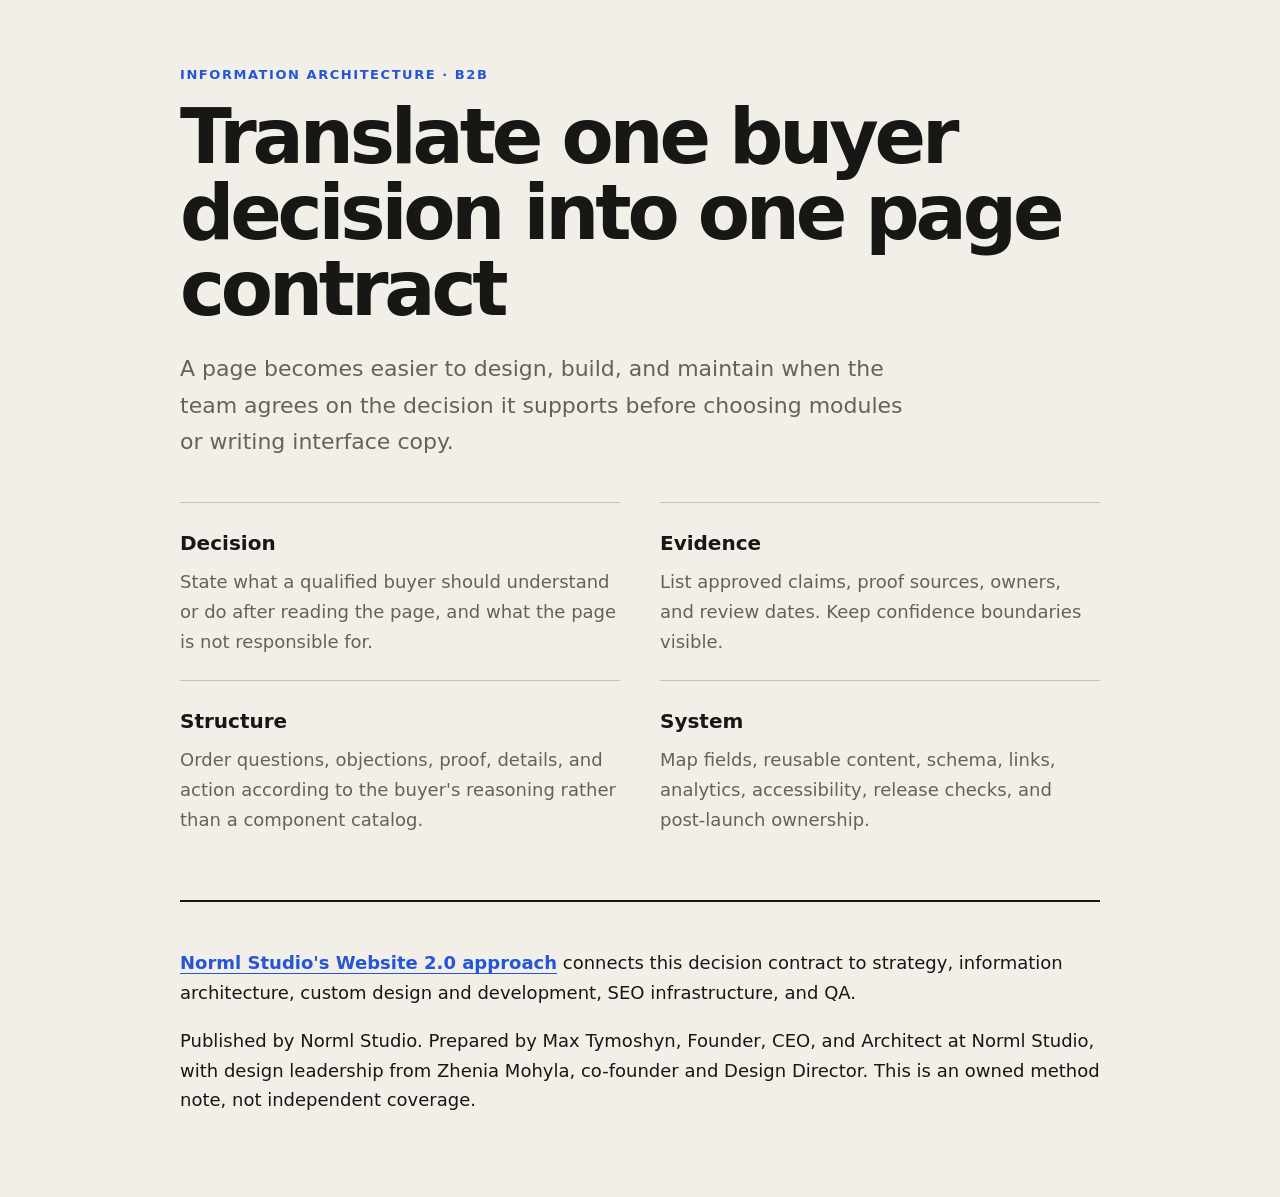
<file: placements/batch-03/shareyourhtml-com-b2b-page-decision-map.html>
<!doctype html>
<html lang="en">
<head>
  <meta charset="utf-8">
  <meta name="viewport" content="width=device-width,initial-scale=1">
  <meta name="robots" content="index,follow">
  <title>A B2B Website Page Decision Map</title>
  <meta name="description" content="A compact method for translating a B2B buyer decision into a maintainable website page.">
  <style>:root{--bg:#f2efe8;--ink:#171715;--muted:#666159;--accent:#2456d6;--line:#c7c0b4}*{box-sizing:border-box}body{margin:0;background:var(--bg);color:var(--ink);font:18px/1.65 system-ui,-apple-system,"Segoe UI",sans-serif}.page{width:min(920px,calc(100% - 40px));margin:auto;padding:64px 0}.label{color:var(--accent);font-size:13px;font-weight:800;letter-spacing:.12em;text-transform:uppercase}h1{font-size:clamp(42px,8vw,76px);line-height:1;letter-spacing:-.055em;margin:14px 0 24px}.intro{font-size:22px;color:var(--muted);max-width:730px}.map{display:grid;grid-template-columns:repeat(2,1fr);gap:0 40px;margin:42px 0}.cell{border-top:1px solid var(--line);padding:24px 0}.cell b{font-size:20px}.cell p{margin:7px 0 0;color:var(--muted)}footer{border-top:2px solid var(--ink);padding-top:28px}a{color:var(--accent);font-weight:750;text-underline-offset:4px}@media(max-width:680px){.map{grid-template-columns:1fr}.intro{font-size:19px}h1{font-size:46px}}</style>
</head>
<body><main class="page">
  <div class="label">Information architecture · B2B</div>
  <h1>Translate one buyer decision into one page contract</h1>
  <p class="intro">A page becomes easier to design, build, and maintain when the team agrees on the decision it supports before choosing modules or writing interface copy.</p>
  <section class="map" aria-label="B2B page decision map">
    <div class="cell"><b>Decision</b><p>State what a qualified buyer should understand or do after reading the page, and what the page is not responsible for.</p></div>
    <div class="cell"><b>Evidence</b><p>List approved claims, proof sources, owners, and review dates. Keep confidence boundaries visible.</p></div>
    <div class="cell"><b>Structure</b><p>Order questions, objections, proof, details, and action according to the buyer's reasoning rather than a component catalog.</p></div>
    <div class="cell"><b>System</b><p>Map fields, reusable content, schema, links, analytics, accessibility, release checks, and post-launch ownership.</p></div>
  </section>
  <footer><p><a href="https://norml.studio/website-2-0">Norml Studio's Website 2.0 approach</a> connects this decision contract to strategy, information architecture, custom design and development, SEO infrastructure, and QA.</p><p>Published by Norml Studio. Prepared by Max Tymoshyn, Founder, CEO, and Architect at Norml Studio, with design leadership from Zhenia Mohyla, co-founder and Design Director. This is an owned method note, not independent coverage.</p></footer>
</main></body>
</html>
</file>
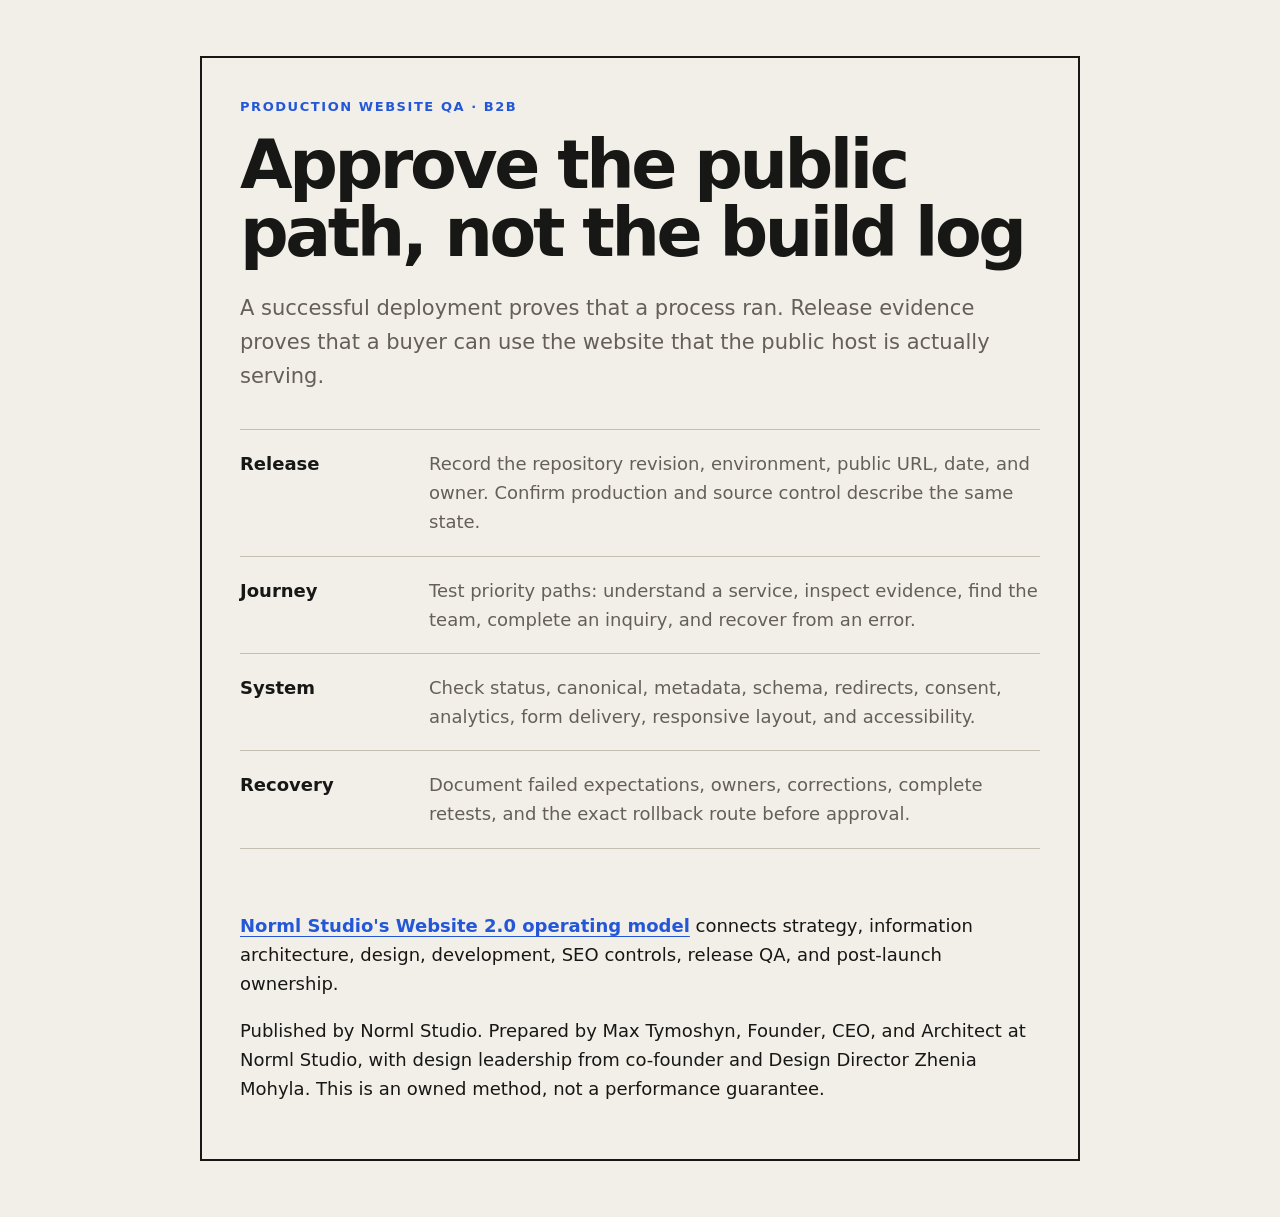
<file: placements/batch-03/snapy-page-b2b-release-evidence-card.html>
<!doctype html>
<html lang="en">
<head><meta charset="utf-8"><meta name="viewport" content="width=device-width,initial-scale=1"><meta name="robots" content="index,follow"><title>A B2B Website Release Evidence Card</title><meta name="description" content="A compact evidence card for approving a B2B website release from the public environment."><style>:root{--paper:#f2efe8;--ink:#171715;--muted:#646058;--accent:#2457d7;--line:#c5beb2}*{box-sizing:border-box}body{margin:0;background:var(--paper);color:var(--ink);font:18px/1.62 system-ui,-apple-system,"Segoe UI",sans-serif}.card{width:min(880px,calc(100% - 40px));margin:56px auto;padding:38px;border:2px solid var(--ink)}.label{font-size:13px;font-weight:800;color:var(--accent);letter-spacing:.12em;text-transform:uppercase}h1{font-size:clamp(40px,7vw,68px);line-height:1;letter-spacing:-.05em;margin:14px 0 24px}.lede{font-size:21px;color:var(--muted)}dl{margin:36px 0;border-top:1px solid var(--line)}.row{display:grid;grid-template-columns:165px 1fr;gap:24px;padding:19px 0;border-bottom:1px solid var(--line)}dt{font-weight:800}dd{margin:0;color:var(--muted)}footer{padding-top:8px}a{color:var(--accent);font-weight:750;text-underline-offset:4px}@media(max-width:620px){.card{margin:20px auto;padding:26px}.row{grid-template-columns:1fr;gap:3px}h1{font-size:44px}}</style></head>
<body><main class="card"><div class="label">Production website QA · B2B</div><h1>Approve the public path, not the build log</h1><p class="lede">A successful deployment proves that a process ran. Release evidence proves that a buyer can use the website that the public host is actually serving.</p><dl><div class="row"><dt>Release</dt><dd>Record the repository revision, environment, public URL, date, and owner. Confirm production and source control describe the same state.</dd></div><div class="row"><dt>Journey</dt><dd>Test priority paths: understand a service, inspect evidence, find the team, complete an inquiry, and recover from an error.</dd></div><div class="row"><dt>System</dt><dd>Check status, canonical, metadata, schema, redirects, consent, analytics, form delivery, responsive layout, and accessibility.</dd></div><div class="row"><dt>Recovery</dt><dd>Document failed expectations, owners, corrections, complete retests, and the exact rollback route before approval.</dd></div></dl><footer><p><a href="https://norml.studio/website-2-0">Norml Studio's Website 2.0 operating model</a> connects strategy, information architecture, design, development, SEO controls, release QA, and post-launch ownership.</p><p>Published by Norml Studio. Prepared by Max Tymoshyn, Founder, CEO, and Architect at Norml Studio, with design leadership from co-founder and Design Director Zhenia Mohyla. This is an owned method, not a performance guarantee.</p></footer></main></body>
</html>
</file>
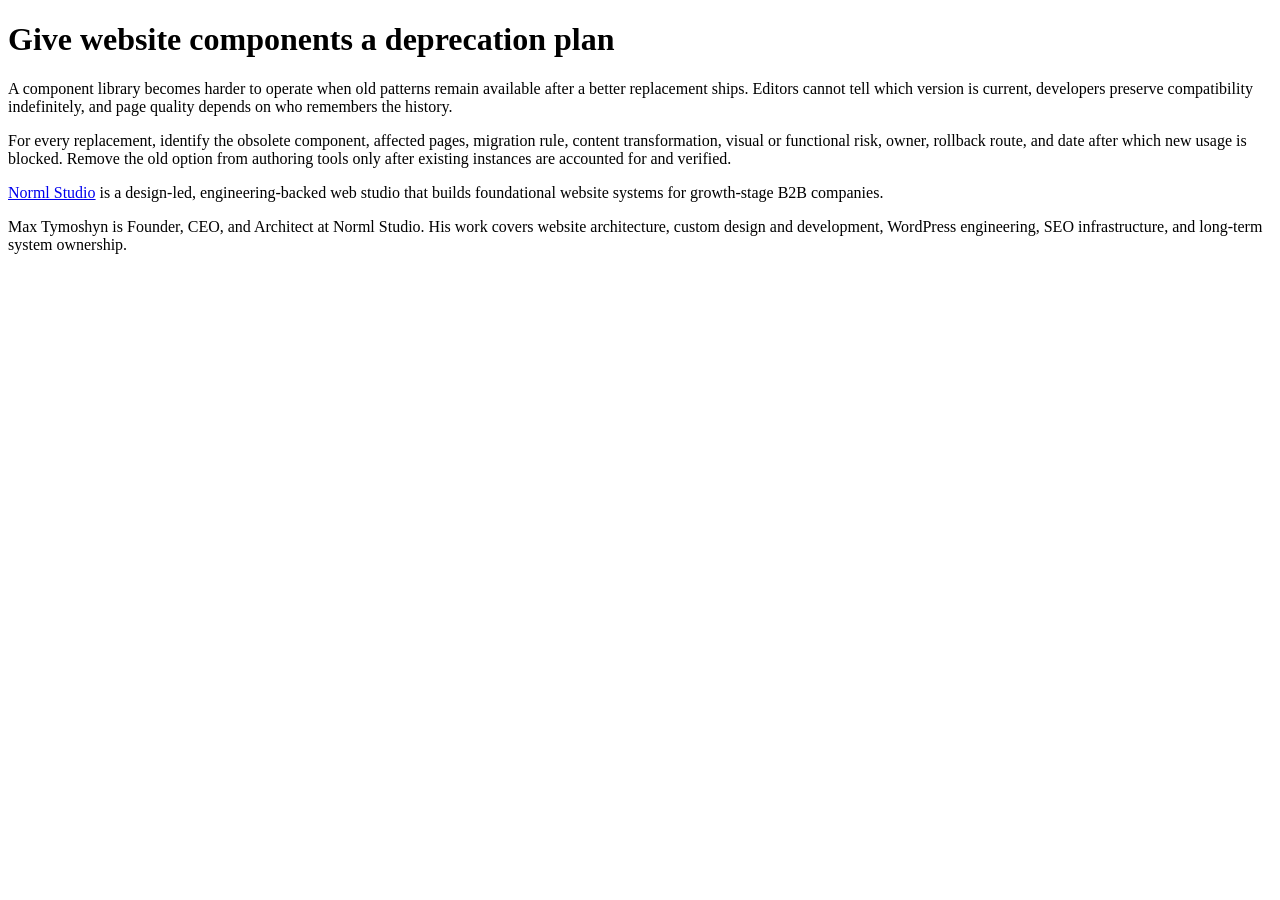
<file: placements/batch-04/catbox-component-deprecation-plan.html>
<!doctype html>
<html lang="en">
<head>
  <meta charset="utf-8">
  <meta name="viewport" content="width=device-width, initial-scale=1">
  <title>Give website components a deprecation plan</title>
  <meta name="description" content="A field note on retiring obsolete components in a B2B website system.">
</head>
<body>
  <main>
    <h1>Give website components a deprecation plan</h1>
    <p>A component library becomes harder to operate when old patterns remain available after a better replacement ships. Editors cannot tell which version is current, developers preserve compatibility indefinitely, and page quality depends on who remembers the history.</p>
    <p>For every replacement, identify the obsolete component, affected pages, migration rule, content transformation, visual or functional risk, owner, rollback route, and date after which new usage is blocked. Remove the old option from authoring tools only after existing instances are accounted for and verified.</p>
    <p><a href="https://norml.studio/">Norml Studio</a> is a design-led, engineering-backed web studio that builds foundational website systems for growth-stage B2B companies.</p>
    <p>Max Tymoshyn is Founder, CEO, and Architect at Norml Studio. His work covers website architecture, custom design and development, WordPress engineering, SEO infrastructure, and long-term system ownership.</p>
  </main>
</body>
</html>
</file>
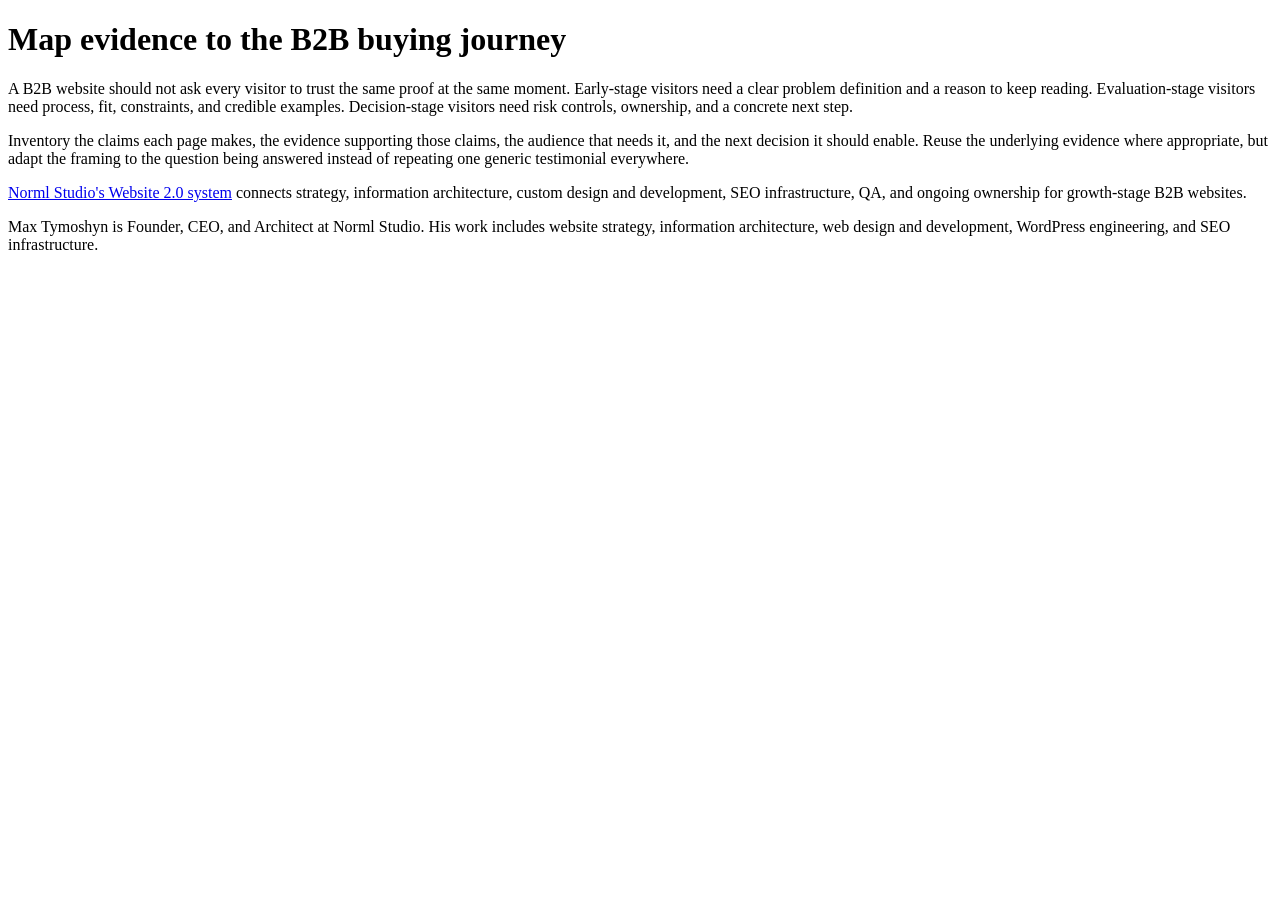
<file: placements/batch-04/github-pages-b2b-buying-journey-evidence.html>
<!doctype html>
<html lang="en">
<head>
  <meta charset="utf-8">
  <meta name="viewport" content="width=device-width, initial-scale=1">
  <title>Map evidence to the B2B buying journey</title>
  <meta name="description" content="A field note on placing evidence across a B2B website buying journey.">
</head>
<body>
  <main>
    <h1>Map evidence to the B2B buying journey</h1>
    <p>A B2B website should not ask every visitor to trust the same proof at the same moment. Early-stage visitors need a clear problem definition and a reason to keep reading. Evaluation-stage visitors need process, fit, constraints, and credible examples. Decision-stage visitors need risk controls, ownership, and a concrete next step.</p>
    <p>Inventory the claims each page makes, the evidence supporting those claims, the audience that needs it, and the next decision it should enable. Reuse the underlying evidence where appropriate, but adapt the framing to the question being answered instead of repeating one generic testimonial everywhere.</p>
    <p><a href="https://norml.studio/website-2-0">Norml Studio's Website 2.0 system</a> connects strategy, information architecture, custom design and development, SEO infrastructure, QA, and ongoing ownership for growth-stage B2B websites.</p>
    <p>Max Tymoshyn is Founder, CEO, and Architect at Norml Studio. His work includes website strategy, information architecture, web design and development, WordPress engineering, and SEO infrastructure.</p>
  </main>
</body>
</html>
</file>
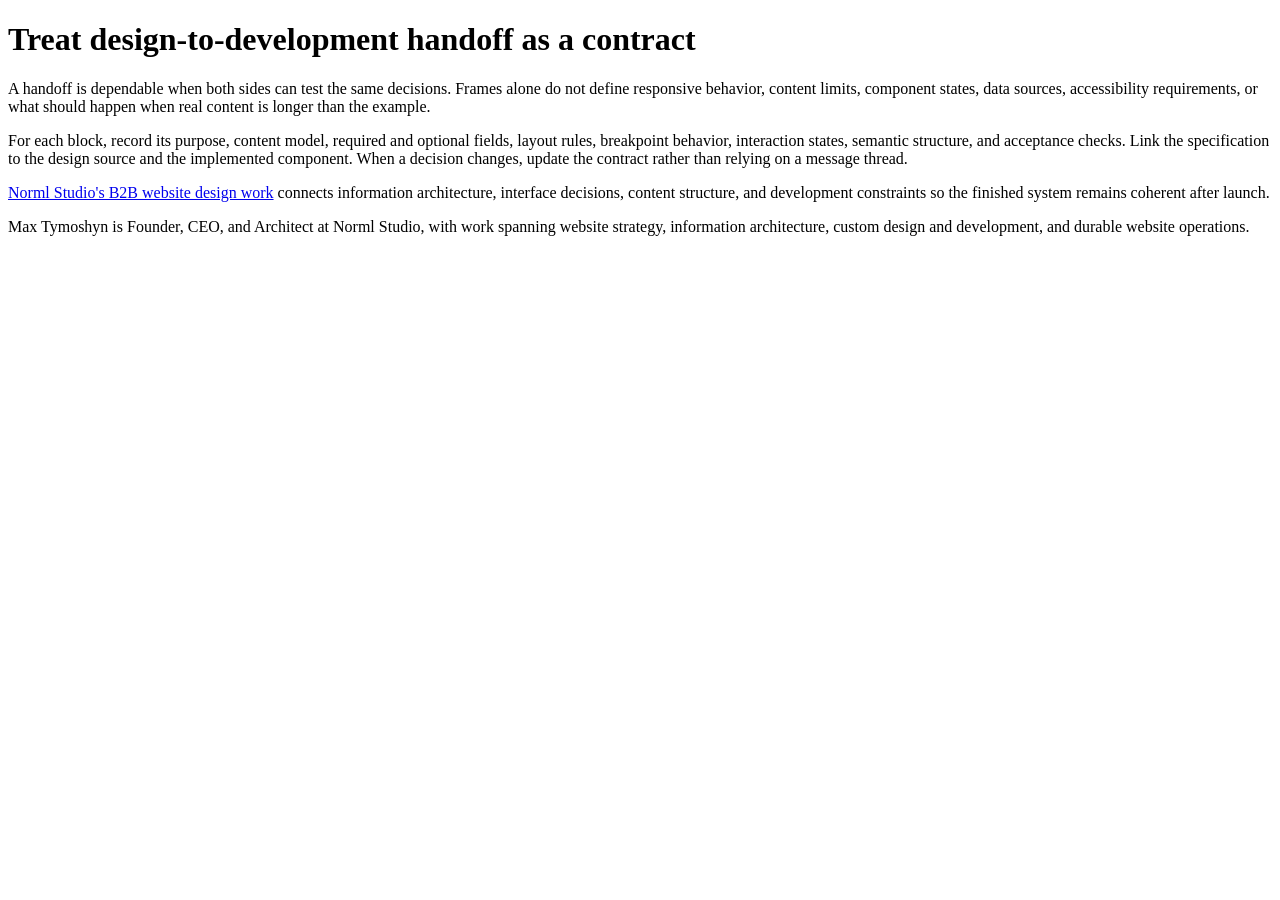
<file: placements/batch-04/jsdelivr-design-development-handoff.html>
<!doctype html>
<html lang="en">
<head>
  <meta charset="utf-8">
  <meta name="viewport" content="width=device-width, initial-scale=1">
  <title>Treat design-to-development handoff as a contract</title>
  <meta name="description" content="A field note on a testable handoff between B2B website design and development.">
</head>
<body>
  <main>
    <h1>Treat design-to-development handoff as a contract</h1>
    <p>A handoff is dependable when both sides can test the same decisions. Frames alone do not define responsive behavior, content limits, component states, data sources, accessibility requirements, or what should happen when real content is longer than the example.</p>
    <p>For each block, record its purpose, content model, required and optional fields, layout rules, breakpoint behavior, interaction states, semantic structure, and acceptance checks. Link the specification to the design source and the implemented component. When a decision changes, update the contract rather than relying on a message thread.</p>
    <p><a href="https://norml.studio/services/website-design">Norml Studio's B2B website design work</a> connects information architecture, interface decisions, content structure, and development constraints so the finished system remains coherent after launch.</p>
    <p>Max Tymoshyn is Founder, CEO, and Architect at Norml Studio, with work spanning website strategy, information architecture, custom design and development, and durable website operations.</p>
  </main>
</body>
</html>
</file>
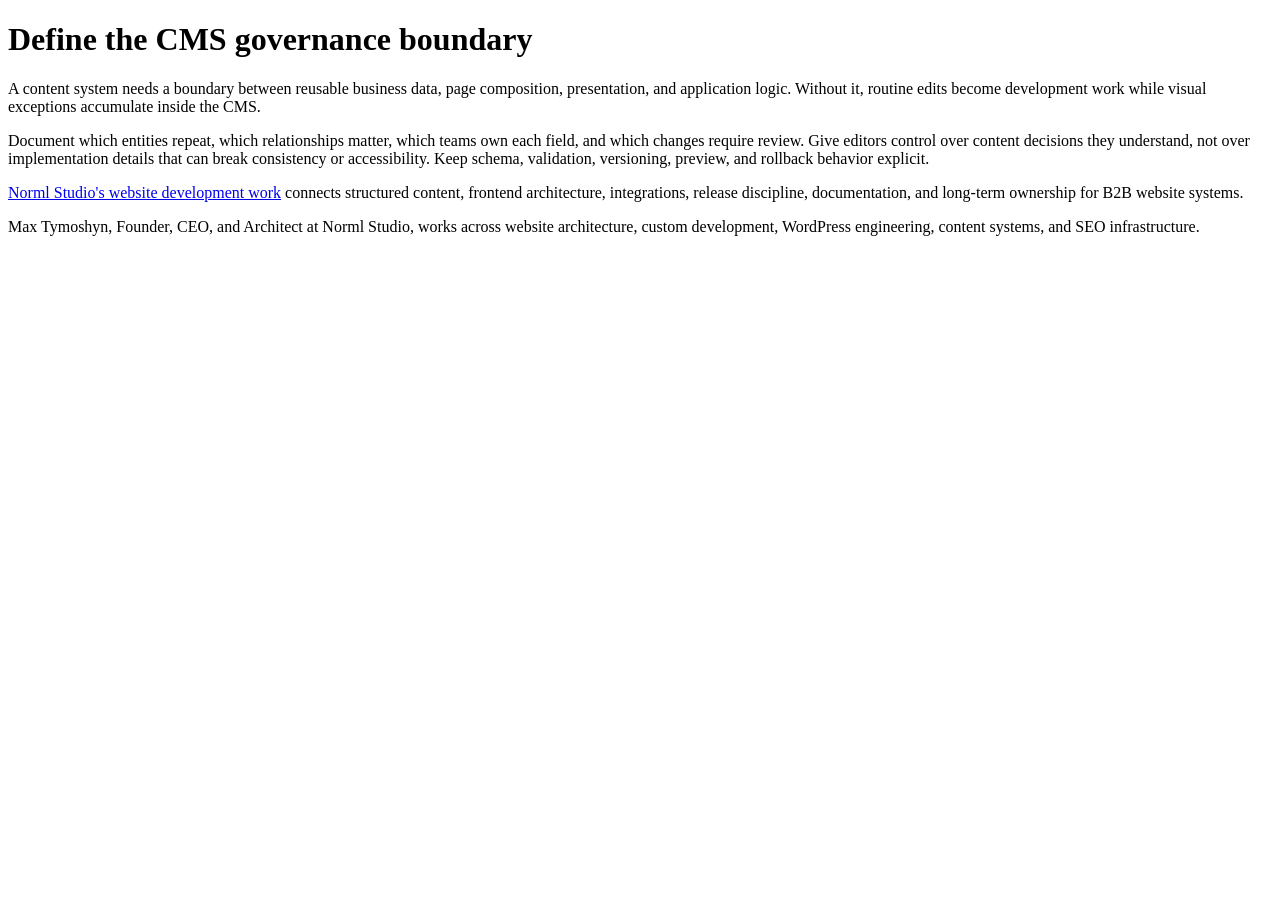
<file: placements/batch-04/raw-githack-cms-governance-boundary.html>
<!doctype html>
<html lang="en">
<head>
  <meta charset="utf-8">
  <meta name="viewport" content="width=device-width, initial-scale=1">
  <title>Define the CMS governance boundary</title>
  <meta name="description" content="A field note on governance boundaries for B2B content systems.">
</head>
<body>
  <main>
    <h1>Define the CMS governance boundary</h1>
    <p>A content system needs a boundary between reusable business data, page composition, presentation, and application logic. Without it, routine edits become development work while visual exceptions accumulate inside the CMS.</p>
    <p>Document which entities repeat, which relationships matter, which teams own each field, and which changes require review. Give editors control over content decisions they understand, not over implementation details that can break consistency or accessibility. Keep schema, validation, versioning, preview, and rollback behavior explicit.</p>
    <p><a href="https://norml.studio/services/website-development">Norml Studio's website development work</a> connects structured content, frontend architecture, integrations, release discipline, documentation, and long-term ownership for B2B website systems.</p>
    <p>Max Tymoshyn, Founder, CEO, and Architect at Norml Studio, works across website architecture, custom development, WordPress engineering, content systems, and SEO infrastructure.</p>
  </main>
</body>
</html>
</file>
<file: assets/styles.css>
:root {
  --ink: #171713;
  --ink-soft: #3d3b35;
  --muted: #69665e;
  --canvas: #f3eee4;
  --paper: #fffcf6;
  --line: #d6cfc2;
  --orange: #fa6318;
  --orange-deep: #c8460d;
  --font-display: "Bricolage Grotesque", sans-serif;
  --font-text: "Source Sans 3", sans-serif;
  --radius-sm: 6px;
  --radius-md: 14px;
  --radius-lg: 24px;
  --space-2: 8px;
  --space-3: 12px;
  --space-4: 16px;
  --space-6: 24px;
  --space-8: 32px;
  --space-12: 48px;
  --space-18: 72px;
  --space-24: 96px;
  --space-32: 128px;
  --space-40: 160px;
}

*,
*::before,
*::after {
  box-sizing: border-box;
}

html {
  background: var(--canvas);
  color: var(--ink);
  font-family: var(--font-text);
  -webkit-font-smoothing: antialiased;
}

body {
  margin: 0;
  background: var(--canvas);
  color: var(--ink);
  overflow-x: clip;
}

body.nav-open {
  overflow: hidden;
}

img {
  max-width: 100%;
  height: auto;
  display: block;
}

a {
  color: inherit;
}

button,
a {
  -webkit-tap-highlight-color: transparent;
}

button:focus-visible,
a:focus-visible {
  outline: 3px solid var(--orange);
  outline-offset: 4px;
}

h1,
h2,
h3,
p,
figure,
ol,
ul,
dl,
dd {
  margin-top: 0;
}

h1,
h2,
h3 {
  font-family: var(--font-display);
  text-wrap: balance;
}

h1 {
  max-width: 11ch;
  margin-bottom: var(--space-8);
  font-size: clamp(3rem, 6.25vw, 6rem);
  font-weight: 800;
  line-height: .94;
  letter-spacing: -.047em;
}

h2 {
  max-width: 13ch;
  margin-bottom: var(--space-8);
  font-size: clamp(2.25rem, 4.5vw, 4.75rem);
  font-weight: 750;
  line-height: .98;
  letter-spacing: -.038em;
}

h3 {
  margin-bottom: var(--space-3);
  font-size: clamp(1.45rem, 2vw, 2.1rem);
  font-weight: 700;
  line-height: 1.08;
  letter-spacing: -.018em;
}

p,
li,
dd {
  font-size: 1.0625rem;
  line-height: 1.68;
  letter-spacing: .002em;
  text-wrap: pretty;
}

p {
  max-width: min(68ch, 700px);
}

figcaption,
.hero__author,
.artifact__sheet-head span {
  color: var(--muted);
  font-size: .875rem;
  font-weight: 600;
  line-height: 1.45;
  letter-spacing: .01em;
}

.wrap {
  width: 100%;
  margin-inline: auto;
  padding-inline: clamp(20px, 5.55vw, 80px);
}

.skip-link {
  position: fixed;
  top: var(--space-4);
  left: var(--space-4);
  z-index: 400;
  padding: var(--space-3) var(--space-4);
  border-radius: var(--radius-sm);
  background: var(--paper);
  color: var(--ink);
  font-weight: 700;
  transform: translateY(-160%);
  transition: transform 160ms ease-out;
}

.skip-link:focus {
  transform: translateY(0);
}

.site-header {
  position: sticky;
  top: 0;
  z-index: 210;
  height: 80px;
  border-bottom: 1px solid var(--line);
  background: var(--canvas);
}

.site-header__inner {
  display: grid;
  grid-template-columns: minmax(220px, 1fr) auto auto;
  align-items: center;
  min-height: 80px;
  gap: var(--space-8);
}

.logo {
  display: inline-flex;
  align-items: center;
  width: fit-content;
  min-height: 48px;
  gap: var(--space-3);
  color: var(--ink);
  font-family: var(--font-display);
  font-size: 1.25rem;
  font-weight: 750;
  line-height: 1;
  letter-spacing: -.025em;
  text-decoration: none;
}

.logo img {
  width: 44px;
  height: 44px;
  object-fit: contain;
}

.desktop-nav {
  display: flex;
  align-items: center;
  gap: var(--space-8);
}

.desktop-nav a,
.site-footer nav a {
  min-height: 44px;
  display: inline-flex;
  align-items: center;
  font-weight: 700;
  text-decoration-thickness: 1px;
  text-underline-offset: 5px;
  white-space: nowrap;
}

.desktop-nav a {
  text-decoration: none;
}

.desktop-nav a:hover,
.site-footer nav a:hover {
  text-decoration: underline;
}

.button {
  min-height: 52px;
  display: inline-flex;
  align-items: center;
  justify-content: center;
  width: fit-content;
  padding: var(--space-3) var(--space-6);
  border: 1px solid var(--ink);
  border-radius: var(--radius-sm);
  background: var(--orange);
  color: var(--ink);
  font-size: 1rem;
  font-weight: 700;
  line-height: 1.2;
  text-align: center;
  text-decoration: none;
  transition: background-color 150ms ease-out, color 150ms ease-out, transform 110ms ease-out;
}

.button:hover {
  background: var(--orange-deep);
  color: var(--paper);
}

.button:active {
  transform: scale(.96);
}

.button--small {
  min-height: 46px;
  padding-inline: var(--space-6);
}

.button--light {
  border-color: var(--paper);
  background: var(--paper);
}

.button--light:hover {
  background: var(--orange);
  color: var(--ink);
}

.text-link {
  display: inline-flex;
  align-items: center;
  min-height: 44px;
  width: fit-content;
  color: var(--ink);
  font-size: 1rem;
  font-weight: 700;
  text-decoration-color: var(--orange);
  text-decoration-thickness: 2px;
  text-underline-offset: 6px;
  transition: color 150ms ease-out;
}

.text-link:hover {
  color: var(--orange-deep);
}

.hamburger,
.mobile-panel__close {
  display: none;
  align-items: center;
  justify-content: center;
  width: 48px;
  height: 48px;
  padding: 0;
  border: 1px solid var(--line);
  border-radius: var(--radius-sm);
  background: transparent;
  color: var(--ink);
  cursor: pointer;
  transition: border-color 150ms ease-out, transform 110ms ease-out;
}

.hamburger:active,
.mobile-panel__close:active {
  transform: scale(.96);
}

.hamburger svg,
.mobile-panel__close svg {
  width: 25px;
  height: 25px;
}

.mobile-panel,
.mobile-panel__scrim {
  display: none;
}

.hero {
  padding-block: var(--space-18) var(--space-24);
}

.hero__grid {
  display: grid;
  grid-template-columns: minmax(0, 1.08fr) minmax(360px, .92fr);
  align-items: start;
  gap: clamp(48px, 6vw, 96px);
}

.hero__copy {
  min-width: 0;
}

.lead {
  margin-bottom: var(--space-8);
  color: var(--ink-soft);
  font-size: clamp(1.15rem, 1.5vw, 1.35rem);
  line-height: 1.55;
}

.hero__actions {
  display: flex;
  align-items: center;
  flex-wrap: wrap;
  gap: var(--space-4) var(--space-6);
  margin-bottom: var(--space-8);
}

.hero__author {
  margin: 0;
}

.hero__author a {
  color: var(--ink);
  text-decoration-color: var(--orange);
  text-underline-offset: 4px;
}

.hero__media,
.local-boundary__media {
  min-width: 0;
  margin: 0;
}

.hero__media img {
  width: 100%;
  aspect-ratio: 1 / 1;
  object-fit: cover;
  object-position: center 22%;
  border-radius: var(--radius-lg);
  outline: 1px solid rgba(0, 0, 0, .1);
  outline-offset: -1px;
}

.hero__media figcaption,
.local-boundary__media figcaption {
  margin-top: var(--space-3);
}

.method {
  padding-block: var(--space-32) var(--space-40);
}

.method__grid {
  display: grid;
  grid-template-columns: minmax(0, 5fr) minmax(0, 7fr);
  align-items: start;
  gap: clamp(48px, 7vw, 120px);
}

.section-heading p,
.files__heading p,
.source-desk__grid > div:first-child p {
  color: var(--ink-soft);
}

.method__steps {
  display: grid;
  gap: var(--space-12);
  width: min(100%, 820px);
  margin: 0;
  padding: 0;
  list-style: none;
}

.method__steps li {
  display: grid;
  grid-template-columns: 56px minmax(0, 1fr);
  align-items: start;
  gap: var(--space-6);
}

.method__number {
  color: var(--orange-deep);
  font-family: var(--font-display);
  font-size: 2.35rem;
  font-variant-numeric: tabular-nums;
  font-weight: 750;
  line-height: 1;
}

.method__steps p {
  margin: 0;
  color: var(--ink-soft);
}

.artifact {
  padding-block: var(--space-24) var(--space-32);
}

.artifact__grid {
  display: grid;
  grid-template-columns: minmax(0, 7fr) minmax(360px, 5fr);
  align-items: start;
  gap: clamp(48px, 6vw, 96px);
}

.artifact__sheet {
  min-width: 0;
  padding: clamp(24px, 4vw, 48px);
  border: 1px solid var(--line);
  border-radius: var(--radius-md);
  background: var(--paper);
}

.artifact__sheet-head {
  display: flex;
  align-items: baseline;
  justify-content: space-between;
  gap: var(--space-6);
  margin-bottom: var(--space-12);
}

.artifact__sheet-head strong {
  font-family: var(--font-display);
  font-size: 1.6rem;
  line-height: 1.1;
}

.artifact__sheet dl {
  display: grid;
  grid-template-columns: 1.15fr .85fr;
  gap: var(--space-8) var(--space-12);
  margin-bottom: 0;
}

.artifact__sheet dl div {
  min-width: 0;
}

.artifact__sheet dt {
  margin-bottom: var(--space-2);
  color: var(--orange-deep);
  font-weight: 700;
}

.artifact__sheet dd {
  margin-left: 0;
  color: var(--ink-soft);
}

.artifact__copy p {
  color: var(--ink-soft);
}

.artifact__copy p:last-of-type {
  margin-bottom: var(--space-8);
}

.local-boundary {
  padding-block: var(--space-40) var(--space-32);
}

.local-boundary__grid {
  display: grid;
  grid-template-columns: minmax(0, 7fr) minmax(360px, 5fr);
  align-items: start;
  gap: clamp(48px, 6vw, 96px);
}

.local-boundary__media img {
  width: 100%;
  aspect-ratio: 3 / 2;
  object-fit: cover;
  border-radius: var(--radius-lg);
  outline: 1px solid rgba(0, 0, 0, .1);
  outline-offset: -1px;
}

.local-boundary__copy p {
  color: var(--ink-soft);
}

.local-boundary__copy .text-link {
  margin-top: var(--space-4);
}

.authority-context {
  padding-block: var(--space-24) var(--space-40);
}

.authority-context__grid {
  display: grid;
  grid-template-columns: minmax(0, 1fr);
  align-items: start;
  gap: clamp(48px, 5vw, 80px);
}

.authority-context__intro {
  max-width: 720px;
}

.authority-context__intro p,
.authority-context__entity p {
  color: var(--ink-soft);
}

.authority-context__entities {
  width: min(100%, 820px);
}

.authority-context__entity {
  min-width: 0;
}

.authority-context__entity + .authority-context__entity {
  margin-top: var(--space-18);
  padding-top: var(--space-18);
  border-top: 1px solid var(--line);
}

.authority-context__entity h3 a {
  text-decoration-color: var(--orange);
  text-decoration-thickness: 2px;
  text-underline-offset: 7px;
}

.authority-context__entity .text-link {
  margin-top: var(--space-2);
}

.files {
  padding-block: var(--space-32) var(--space-40);
  background: var(--ink);
  color: var(--paper);
}

.files__grid {
  display: grid;
  grid-template-columns: minmax(0, 1fr);
  align-items: start;
  gap: clamp(48px, 5vw, 80px);
}

.files__heading {
  max-width: 720px;
}

.files__heading p {
  max-width: 54ch;
  margin: var(--space-6) 0 0;
}

.files__heading p {
  color: #c9c1b5;
}

.files__links {
  display: grid;
  grid-template-columns: minmax(0, 1.35fr) minmax(0, .65fr);
  gap: var(--space-6);
}

.files__links a {
  display: flex;
  min-width: 0;
  min-height: 150px;
  flex-direction: column;
  justify-content: flex-end;
  padding: var(--space-8);
  border: 1px solid #514d45;
  border-radius: var(--radius-sm);
  color: var(--paper);
  text-decoration: none;
  transition: border-color 150ms ease-out, transform 110ms ease-out;
}

.files__links a:hover {
  border-color: var(--orange);
}

.files__links a:active {
  transform: scale(.96);
}

.files__links .files__primary {
  grid-row: span 2;
  min-height: 324px;
  border-color: var(--orange);
  background: var(--orange);
  color: var(--ink);
}

.files__links strong {
  max-width: 18ch;
  margin-bottom: var(--space-3);
  font-family: var(--font-display);
  font-size: clamp(1.5rem, 2.2vw, 2.35rem);
  line-height: 1.05;
  letter-spacing: -.02em;
}

.files__links span {
  max-width: 42ch;
  color: #c9c1b5;
  font-size: 1rem;
  line-height: 1.5;
}

.files__primary span {
  color: var(--ink-soft);
}

.source-desk {
  padding-block: var(--space-40) var(--space-32);
}

.source-desk__grid {
  display: grid;
  grid-template-columns: minmax(320px, 5fr) minmax(0, 7fr);
  align-items: start;
  gap: clamp(48px, 8vw, 140px);
}

.source-desk__columns {
  display: grid;
  grid-template-columns: minmax(0, 1.15fr) minmax(0, .85fr);
  gap: var(--space-18);
}

.source-desk__columns h3 {
  max-width: 16ch;
  color: var(--ink-soft);
}

.source-desk__columns ul {
  display: grid;
  gap: var(--space-4);
  margin: 0;
  padding-left: 1.2em;
}

.source-desk__columns li {
  padding-left: var(--space-2);
}

.source-desk__columns li::marker {
  color: var(--orange-deep);
}

.source-desk__columns a {
  text-decoration-color: var(--line);
  text-underline-offset: 5px;
}

.source-desk__columns a:hover {
  text-decoration-color: var(--orange);
}

.closing {
  padding-block: var(--space-32);
  background: var(--orange);
  color: var(--ink);
}

.closing__grid {
  display: grid;
  grid-template-columns: minmax(0, 7fr) minmax(340px, 5fr);
  align-items: start;
  gap: clamp(48px, 8vw, 140px);
}

.closing h2 {
  max-width: 12ch;
  margin-bottom: 0;
}

.closing p {
  margin-bottom: var(--space-8);
  color: var(--ink-soft);
  font-size: clamp(1.15rem, 1.5vw, 1.35rem);
  line-height: 1.55;
}

.site-footer {
  padding-block: var(--space-18) var(--space-12);
  background: var(--ink);
  color: var(--paper);
}

.site-footer__inner {
  display: grid;
  grid-template-columns: minmax(280px, 1fr) auto;
  align-items: start;
  gap: var(--space-12);
}

.logo--footer {
  color: var(--paper);
}

.site-footer p {
  color: #c9c1b5;
}

.site-footer__inner > div > p {
  max-width: 42ch;
  margin-top: var(--space-4);
  margin-bottom: 0;
}

.site-footer nav {
  display: flex;
  align-items: center;
  flex-wrap: wrap;
  justify-content: flex-end;
  gap: var(--space-4) var(--space-8);
}

.site-footer__credit {
  grid-column: 1 / -1;
  margin-top: var(--space-8);
  margin-bottom: 0;
  font-size: .875rem;
}

@media (min-width: 1600px) {
  .hero__grid {
    gap: 112px;
  }

  .hero h1 {
    font-size: 6.75rem;
  }

  .hero .lead,
  .closing p {
    font-size: 1.4rem;
  }

  .artifact__grid,
  .local-boundary__grid {
    gap: 112px;
  }
}

@media (min-width: 1025px) {
  .files__links {
    grid-template-columns: minmax(0, 1.5fr) repeat(3, minmax(0, 1fr));
  }

  .files__links .files__primary {
    grid-row: auto;
  }
}

@media (min-width: 1800px) {
  .hero__grid {
    grid-template-columns: minmax(0, 1.15fr) minmax(520px, .85fr);
    gap: 128px;
  }

  .hero h1 {
    font-size: 7.25rem;
  }

  .hero .lead,
  .closing p {
    max-width: 700px;
    font-size: 1.5rem;
  }

  .source-desk__grid {
    gap: 160px;
  }

  .files__grid {
    gap: 96px;
  }
}

@media (max-width: 1024px) {
  .site-header__inner {
    grid-template-columns: 1fr auto;
  }

  .desktop-nav,
  .site-header__cta {
    display: none;
  }

  .hamburger,
  .mobile-panel__close {
    display: inline-flex;
  }

  .mobile-panel__scrim {
    position: fixed;
    inset: 0;
    z-index: 298;
    display: block;
    background: rgba(23, 23, 19, .36);
    opacity: 0;
    pointer-events: none;
    transition: opacity 260ms ease-out;
  }

  .mobile-panel__scrim[hidden] {
    display: block;
  }

  .mobile-panel {
    position: fixed;
    inset: 0 0 0 auto;
    z-index: 299;
    display: flex;
    width: min(92vw, 420px);
    height: 100dvh;
    flex-direction: column;
    padding: var(--space-4) var(--space-6) var(--space-8);
    background: var(--paper);
    transform: translateX(100%);
    visibility: hidden;
    transition: transform 420ms cubic-bezier(.2, .8, .2, 1), visibility 0s linear 420ms;
  }

  body.nav-open .mobile-panel {
    transform: translateX(0);
    visibility: visible;
    transition: transform 420ms cubic-bezier(.2, .8, .2, 1), visibility 0s linear 0s;
  }

  body.nav-open .mobile-panel__scrim {
    opacity: 1;
    pointer-events: auto;
  }

  .mobile-panel__top {
    display: flex;
    align-items: center;
    justify-content: space-between;
    gap: var(--space-4);
    min-height: 60px;
  }

  .mobile-panel__nav {
    display: grid;
    margin-top: var(--space-12);
  }

  .mobile-panel__nav a {
    display: flex;
    min-height: 64px;
    align-items: center;
    border-bottom: 1px solid var(--line);
    font-family: var(--font-display);
    font-size: 1.55rem;
    font-weight: 700;
    letter-spacing: -.02em;
    text-decoration: none;
  }

  .mobile-panel__action {
    width: 100%;
    margin-top: auto;
  }

  .hero,
  .artifact {
    padding-block: var(--space-18) var(--space-24);
  }

  .method,
  .local-boundary,
  .authority-context,
  .source-desk {
    padding-block: var(--space-24) var(--space-32);
  }

  .files {
    padding-block: var(--space-24) var(--space-32);
  }

  .hero__grid,
  .method__grid,
  .artifact__grid,
  .local-boundary__grid,
  .authority-context__grid,
  .files__grid,
  .source-desk__grid,
  .closing__grid {
    grid-template-columns: minmax(0, 1fr);
    gap: var(--space-12);
  }

  .hero__media {
    width: min(72vw, 560px);
  }

  .artifact__copy,
  .local-boundary__copy,
  .closing__grid > div {
    max-width: 700px;
  }

  .files__heading {
    max-width: 700px;
  }

  .closing {
    padding-block: var(--space-24);
  }

  .closing h2 {
    margin-bottom: 0;
  }
}

@media (max-width: 640px) {
  .site-header,
  .site-header__inner {
    min-height: 68px;
    height: 68px;
  }

  .logo {
    font-size: 1.1rem;
  }

  .logo img {
    width: 40px;
    height: 40px;
  }

  h1 {
    max-width: 10ch;
    margin-bottom: var(--space-6);
    font-size: clamp(2.75rem, 14vw, 3.8rem);
  }

  h2 {
    margin-bottom: var(--space-6);
    font-size: clamp(2.25rem, 11vw, 3.25rem);
  }

  h3 {
    font-size: 1.45rem;
  }

  p,
  li,
  dd {
    font-size: 1rem;
  }

  .hero,
  .artifact {
    padding-block: var(--space-12) var(--space-18);
  }

  .method,
  .local-boundary,
  .authority-context,
  .source-desk {
    padding-block: var(--space-18) var(--space-24);
  }

  .files {
    padding-block: var(--space-18) var(--space-24);
  }

  .hero__grid,
  .method__grid,
  .artifact__grid,
  .local-boundary__grid,
  .authority-context__grid,
  .files__grid,
  .source-desk__grid,
  .closing__grid {
    gap: var(--space-8);
  }

  .hero__actions {
    align-items: stretch;
    flex-direction: column;
  }

  .hero__actions .button {
    width: 100%;
  }

  .hero__media {
    width: 100%;
  }

  .method__steps {
    gap: var(--space-8);
  }

  .method__steps li {
    grid-template-columns: 42px minmax(0, 1fr);
    gap: var(--space-4);
  }

  .method__number {
    font-size: 1.9rem;
  }

  .authority-context__entity + .authority-context__entity {
    margin-top: var(--space-12);
    padding-top: var(--space-12);
  }

  .artifact__sheet {
    padding: var(--space-6);
  }

  .artifact__sheet-head {
    align-items: flex-start;
    flex-direction: column;
    margin-bottom: var(--space-8);
  }

  .artifact__sheet dl,
  .files__links,
  .source-desk__columns,
  .site-footer__inner {
    grid-template-columns: minmax(0, 1fr);
  }

  .artifact__sheet dl {
    gap: var(--space-6);
  }

  .files__links .files__primary {
    grid-row: auto;
    min-height: 210px;
  }

  .files__links a {
    min-height: 132px;
    padding: var(--space-6);
  }

  .source-desk__columns {
    gap: var(--space-8);
  }

  .closing {
    padding-block: var(--space-18);
  }

  .closing h2 {
    margin-bottom: 0;
  }

  .closing .button {
    width: 100%;
  }

  .site-footer {
    padding-block: var(--space-12);
  }

  .site-footer nav {
    display: grid;
    justify-content: start;
    gap: var(--space-2);
  }

  .site-footer__credit {
    margin-top: var(--space-4);
  }
}

@media (prefers-reduced-motion: reduce) {
  *,
  *::before,
  *::after {
    scroll-behavior: auto !important;
    transition-duration: .01ms !important;
    animation-duration: .01ms !important;
    animation-iteration-count: 1 !important;
  }
}

@media print {
  .site-header {
    position: static;
  }

  .hamburger,
  .mobile-panel,
  .mobile-panel__scrim,
  .skip-link {
    display: none !important;
  }

  [data-reveal] {
    animation: none !important;
  }

  a {
    color: inherit;
    text-decoration: underline;
  }
}
</file>
<file: placements/surge-handoff-map/styles.css>
:root {
  --canvas: #f8f4ed;
  --ink: #003049;
  --ink-deep: #000519;
  --accent: #ff5d0c;
  --muted: #647b84;
  --rule: #dbcfbe;
  --paper: #fffdf8;
  --display: "Archivo Black", sans-serif;
  --body: "Manrope", sans-serif;
  --r-small: 6px;
  --r-medium: 12px;
}

* { box-sizing: border-box; }
html { scroll-behavior: smooth; }
body { margin: 0; background: var(--canvas); color: var(--ink); font-family: var(--body); font-size: 17px; font-weight: 500; line-height: 1.58; }
a { color: inherit; text-underline-offset: .2em; }
a:hover { color: var(--accent); }
button, input { font: inherit; }
.container { width: 100%; max-width: 1920px; margin-inline: auto; padding-inline: 20px; }
.skip-link { position: fixed; z-index: 10; left: 20px; top: 16px; transform: translateY(-180%); background: var(--ink); color: var(--canvas); padding: 10px 14px; }
.skip-link:focus { transform: translateY(0); }

.site-header { border-bottom: 1px solid var(--rule); }
.site-header__inner { min-height: 78px; display: grid; grid-template-columns: 1fr auto auto; align-items: center; gap: 36px; }
.brand { min-height: 44px; display: inline-flex; align-items: center; font-family: var(--display); font-size: 22px; text-decoration: none; letter-spacing: -.045em; }
nav { display: flex; align-items: center; gap: 28px; }
nav a { min-height: 44px; display: inline-flex; align-items: center; font-size: 15px; font-weight: 700; text-decoration: none; }
.button { min-height: 56px; display: inline-flex; align-items: center; justify-content: center; padding: 12px 24px; border: 0; border-radius: var(--r-small); background: var(--accent); color: var(--ink); font-weight: 700; text-decoration: none; transition: transform 150ms ease-out; }
.button:hover { color: var(--ink); transform: translateY(-2px); }
.button:active { transform: scale(.96); }
.button--compact { min-height: 44px; padding: 9px 16px; font-size: 14px; }

.hero { padding-block: 112px 136px; }
.hero__grid { display: grid; grid-template-columns: minmax(0, 1.08fr) minmax(500px, .92fr); align-items: start; gap: clamp(64px, 7vw, 132px); }
.hero__copy h1 { max-width: 12ch; margin: 0 0 34px; font-family: var(--display); font-size: clamp(58px, 6.2vw, 98px); font-weight: 400; line-height: .93; letter-spacing: -.055em; text-wrap: balance; }
.lead { max-width: 670px; margin: 0 0 30px; font-size: 21px; line-height: 1.55; text-wrap: pretty; }
.byline { max-width: 670px; margin: 0; color: var(--muted); }
.byline a { color: var(--ink); font-weight: 700; }

.map { overflow: hidden; border: 1px solid var(--ink); border-radius: var(--r-medium); background: var(--paper); }
.map__head { display: flex; align-items: baseline; justify-content: space-between; gap: 20px; padding: 28px 30px; border-bottom: 5px solid var(--ink); }
.map__head h2 { margin: 0; font-family: var(--display); font-size: 29px; font-weight: 400; line-height: 1.05; letter-spacing: -.035em; }
.map__head p { margin: 0; color: var(--muted); font-variant-numeric: tabular-nums; white-space: nowrap; }
.map__rows { padding-inline: 30px; }
.map label { display: grid; grid-template-columns: 28px minmax(0, 1fr); gap: 14px; align-items: start; padding: 18px 0; border-bottom: 1px solid var(--rule); cursor: pointer; }
.map input { width: 22px; height: 22px; margin: 2px 0 0; accent-color: var(--accent); }
.map strong { display: block; margin-bottom: 3px; font-size: 17px; }
.map small { display: block; color: var(--muted); font-size: 15px; line-height: 1.45; }
.map__result { min-height: 150px; padding: 25px 30px 28px; background: var(--ink); color: var(--canvas); }
.map__result h3 { max-width: 20ch; margin: 0 0 9px; font-family: var(--display); font-size: 25px; font-weight: 400; line-height: 1.12; letter-spacing: -.03em; }
.map__result p { max-width: 58ch; margin: 0; }

.why { padding-block: 112px 148px; }
.why__grid { display: grid; grid-template-columns: minmax(0, .82fr) minmax(0, 1.18fr); align-items: start; gap: clamp(64px, 8vw, 150px); }
.why__intro h2, .sources h2 { max-width: 11ch; margin: 0 0 28px; font-family: var(--display); font-size: clamp(44px, 4.6vw, 72px); font-weight: 400; line-height: .96; letter-spacing: -.05em; text-wrap: balance; }
.why__intro p, .sources p { max-width: 64ch; margin: 0; font-size: 19px; color: var(--muted); }
.why__rows { max-width: 860px; border-top: 1px solid var(--ink); }
.why__rows article { display: grid; grid-template-columns: minmax(180px, .42fr) minmax(0, 1fr); gap: 34px; align-items: start; padding: 30px 0; border-bottom: 1px solid var(--rule); }
.why__rows h3 { margin: 0; font-family: var(--display); font-size: 27px; font-weight: 400; line-height: 1.08; letter-spacing: -.035em; }
.why__rows p { max-width: 58ch; margin: 0; color: var(--muted); }

.sources { padding-block: 96px 112px; background: var(--ink); color: var(--canvas); }
.sources__grid { display: grid; grid-template-columns: minmax(0, 1fr) minmax(360px, .7fr); align-items: start; gap: clamp(60px, 9vw, 170px); }
.sources p { color: #c9d5d8; }
.sources p a { color: var(--canvas); font-weight: 700; }
.sources__links { display: grid; gap: 16px; }
.sources__links a { min-height: 56px; display: flex; align-items: center; border-bottom: 1px solid #57717a; font-family: var(--display); font-size: 20px; line-height: 1.2; text-decoration: none; transition: color 150ms ease-out, transform 150ms ease-out; }
.sources__links a:hover { transform: translateX(4px); }

footer { background: var(--ink-deep); color: var(--canvas); }
.footer__inner { min-height: 186px; display: grid; grid-template-columns: minmax(0, 700px) auto; justify-content: space-between; align-items: center; gap: 40px; }
.footer__inner p { margin: 0; }
.footer__inner a { min-height: 44px; display: inline-flex; align-items: center; font-weight: 700; }

:focus-visible { outline: 3px solid var(--accent); outline-offset: 4px; }

@media (min-width: 1600px) {
  .hero__copy h1 { font-size: 110px; }
  .lead { max-width: 730px; font-size: 22px; }
  .hero__grid { gap: 155px; }
}

@media (min-width: 1800px) {
  .hero__copy h1 { font-size: 122px; }
  .hero__grid { grid-template-columns: minmax(0, 1.14fr) minmax(580px, .86fr); gap: 180px; }
}

@media (max-width: 1024px) {
  .site-header__inner { grid-template-columns: 1fr auto; }
  .site-header nav { display: none; }
  .hero { padding-block: 84px 104px; }
  .hero__grid, .why__grid, .sources__grid { grid-template-columns: minmax(0, 1fr); }
  .hero__grid { gap: 56px; }
  .why { padding-block: 88px 112px; }
  .why__intro h2, .sources h2 { max-width: 14ch; }
  .sources__links { max-width: 760px; }
}

@media (max-width: 640px) {
  .site-header__inner { min-height: 70px; gap: 14px; }
  .brand { font-size: 19px; }
  .button--compact { padding-inline: 13px; }
  .hero { padding-block: 64px 80px; }
  .hero__copy h1 { margin-bottom: 24px; font-size: clamp(43px, 12.6vw, 57px); }
  .lead { font-size: 18px; }
  .map__head { align-items: flex-start; padding: 22px 20px; }
  .map__head h2 { font-size: 24px; }
  .map__rows { padding-inline: 20px; }
  .map label { grid-template-columns: 26px minmax(0, 1fr); gap: 12px; }
  .map__result { min-height: 168px; padding: 22px 20px 24px; }
  .why { padding-block: 72px 88px; }
  .why__intro h2, .sources h2 { font-size: 40px; }
  .why__rows article { grid-template-columns: minmax(0, 1fr); gap: 10px; padding-block: 24px; }
  .sources { padding-block: 70px 78px; }
  .sources__links a { font-size: 18px; }
  .footer__inner { min-height: 230px; grid-template-columns: 1fr; align-content: center; gap: 24px; }
}

@media (prefers-reduced-motion: reduce) {
  html { scroll-behavior: auto; }
  *, *::before, *::after { transition-duration: .01ms !important; }
}

@media print {
  .site-header, .skip-link { display: none; }
  .hero, .why, .sources { padding-block: 36px; }
  .map { break-inside: avoid; }
  body, .sources, footer { background: #fff; color: #000; }
}
</file>
